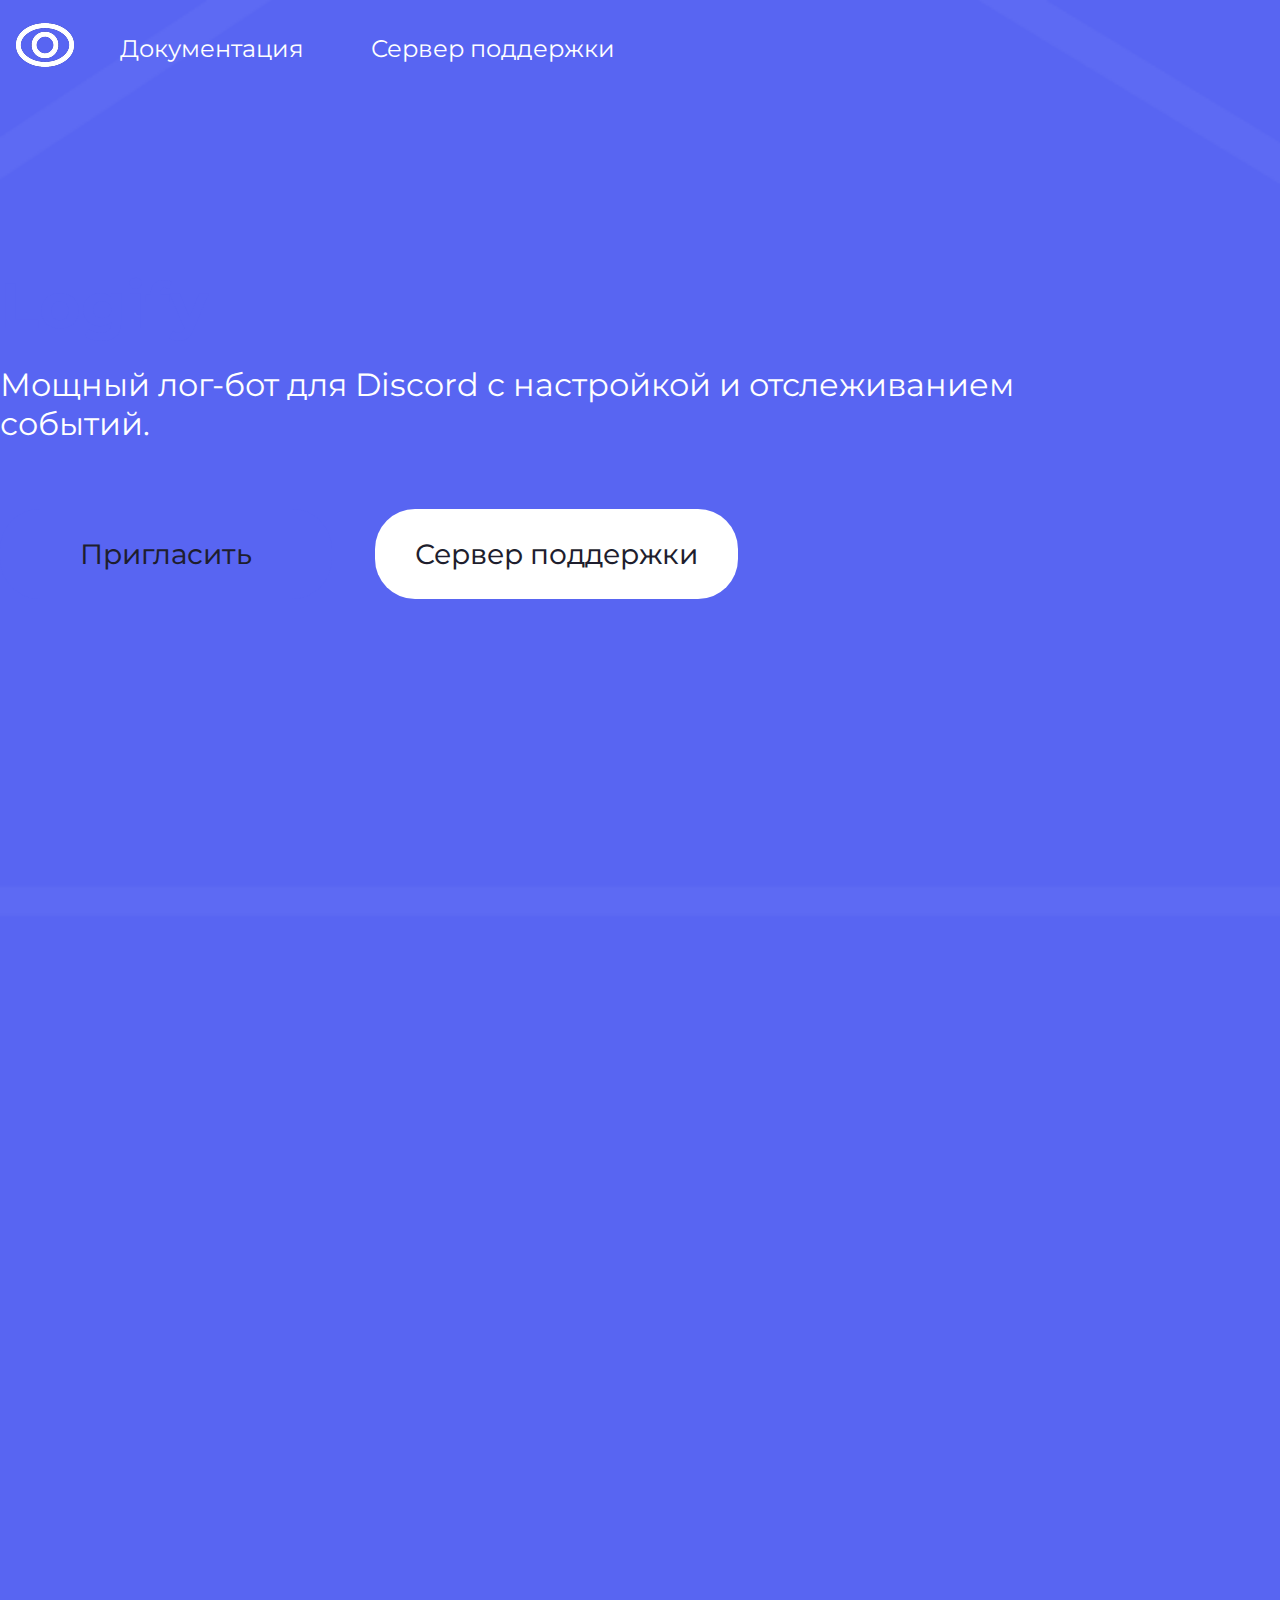
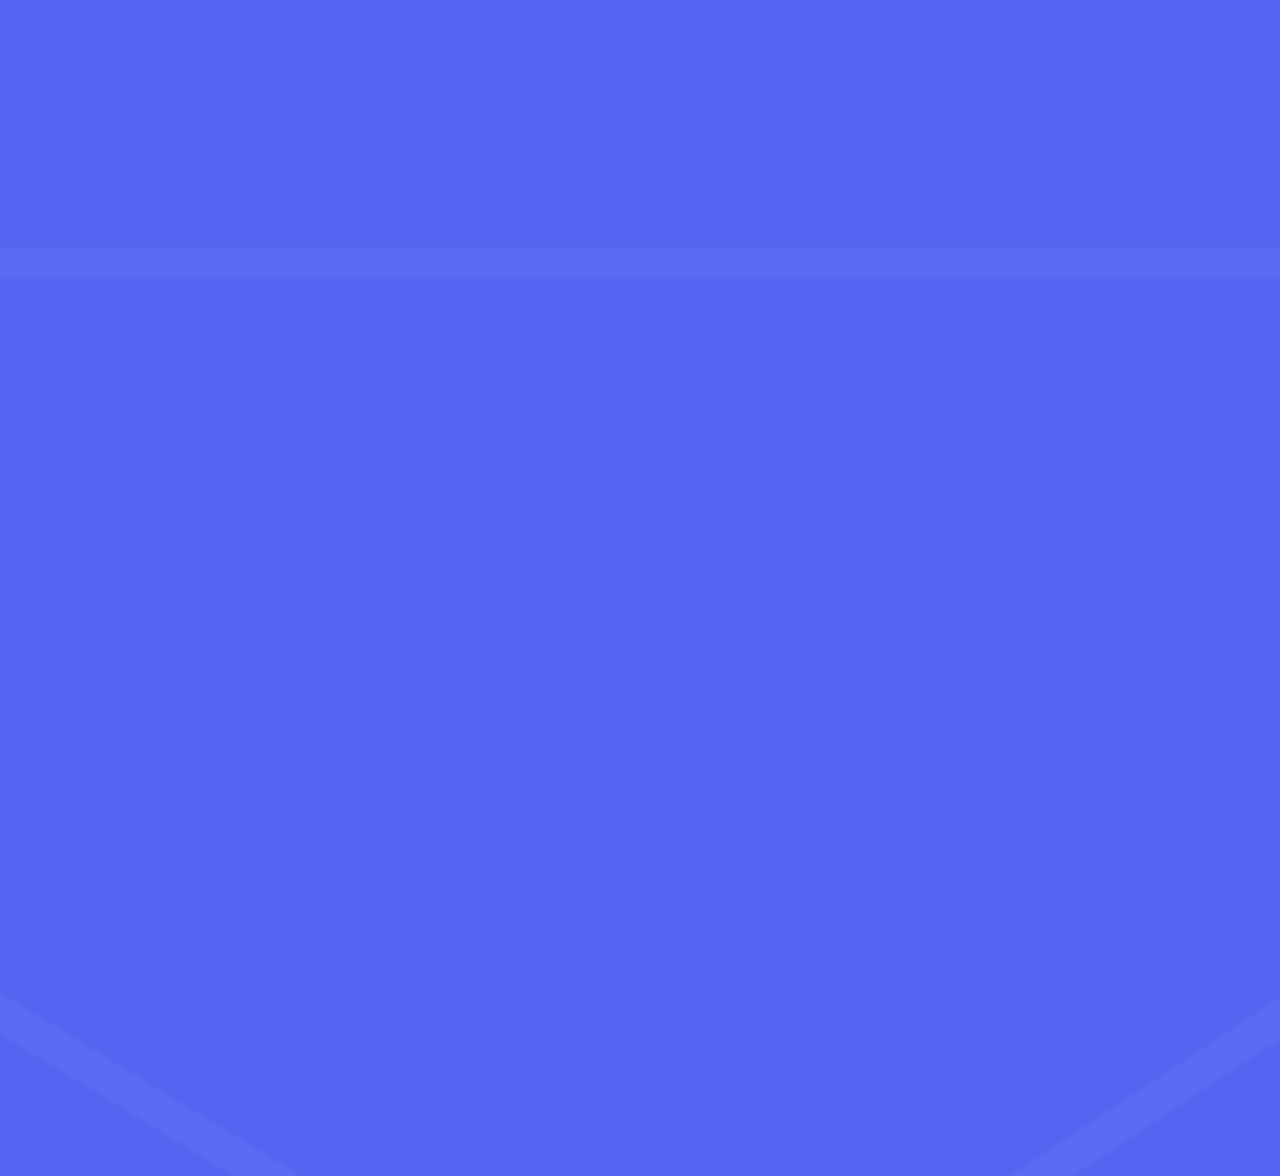
<file: index.html>
<!DOCTYPE html>
<html lang="ru">
<head>
    <meta charset="UTF-8">
    <meta name="viewport" content="width=device-width, initial-scale=1.0">
    <link rel="stylesheet" href="assets/css/style.css">
    <link href="https://fonts.googleapis.com/css2?family=Montserrat:wght@400;500;600&display=swap" rel="stylesheet">
    <link rel="icon" type="image/png" sizes="32x32" href="assets/images/icon-32x32.png">
    <link rel="icon" type="image/png" sizes="16x16" href="assets/images/icon-16x16.png">
    <link rel="icon" href="assets/images/favicon.ico" type="image/x-icon">

    <title>Logify — Мощный лог-бот для Discord | Отслеживай события на сервере</title>

    <meta name="description" content="Logify — многофункциональный лог-бот для Discord. Логируй сообщения, каналы, роли, участников и события сервера. Удобная настройка, статистика активности и безопасность. Добавь Logify и управляй сервером легко!" />
    <meta name="keywords" content="Logify, Discord лог бот, логирование Discord, бот логирования, Discord log bot, Discord logs, Discord сервер, администрирование Discord, Discord bot, лог событий, Discord админ, отслеживание действий Discord" />
    <meta name="author" content="Logify Bot">
    <meta name="robots" content="index, follow">

    <link rel="canonical" href="https://logifybot.xyz">
</head>
<body>

<div class="preloader">
    <img src="assets/images/icon.png" alt="Loading...">
</div>

<div class="page">
    <header class="header">
        <div class="container">
            <div class="header__inner">
                <div class="header__left">
                    <img src="assets/images/logo.png" class="header__logo" alt="Logify">
                </div>

                <div class="burger" id="burger">
                    <span></span>
                    <span></span>
                    <span></span>
                </div>

                <nav class="nav" id="nav">
                    <a class="nav__link" href="https://docs.logifybot.xyz/">Документация</a>
                    <a class="nav__link" href="https://discord.gg/AUxrmymWAE">Сервер поддержки</a>
                    <a class="nav__link2" href="https://boosty.to/azurebot">Поддержите нас</a>
                </nav>
            </div>
        </div>
    </header>

    <div class="intro">
        <div class="container">
            <div class="intro__inner">
                <h1 class="intro__title">Logify</h1>
                <h1 class="intro__suptitle">Мощный лог-бот для Discord с настройкой и отслеживанием событий.</h1>

                <a class="btn" href="https://discord.com/oauth2/authorize?client_id=1426532289600552960" onclick="window.open(this.href, 'popup', 'width=600,height=700'); return false;">Пригласить</a>
                <a class="btn2" href="https://discord.gg/AUxrmymWAE" onclick="window.open(this.href, 'popup', 'width=600,height=700'); return false;">Сервер поддержки</a>
            </div>
        </div>
    </div>

    <section class="feature-item fade-in-section">
        <div class="container">

            <div class="feature-item">
                <div class="feature-text">
                    <h2>Получай информацию о боте</h2>
                    <p>Команда <code>/about</code> покажет общую информацию о боте и статистику по всем серверам.</p>
                    <p class="feature-subtext">Ты сможешь видеть количество участников, количество каналов и другую полезную информацию в одном месте.</p>
                </div>
                <div class="feature-image">
                    <img src="assets/images/about-example.png" alt="Пример использования команды /about">
                </div>
            </div>

            <div class="feature-item reverse">
                <div class="feature-text">
                    <h2>Полная кастомизация логов</h2>
                    <p>Команда <code>/logify </code> поможет настроить, какие события отслеживать и куда их отправлять. Исключай пользователей, роли или каналы, которые не должны создавать логи.</p>
                    <p class="feature-subtext">Ты сам решаешь, какие категории логов активировать: сообщения, каналы, голосовые, роли и участники.</p>
                </div>
                <div class="feature-image">
                    <img src="assets/images/logify-example.png" alt="Пример использования команды /logify">
                </div>
            </div>

            <div class="feature-item">
                <div class="feature-text">
                    <h2>Авто-выдача ролей</h2>
                    <p>Бот автоматически выдаёт выбранную роль новым участникам сервера с помощью команды <code>/autorole</code>.</p>
                    <p class="feature-subtext">Просто настрой роль один раз, и каждый новый участник будет получать её автоматически.</p>
                </div>
                <div class="feature-image">
                    <img src="assets/images/autorole-example.png" alt="Пример использования команды /autorole">
                </div>
            </div>

        </div>
    </section>

    <section class="bot-stats fade-in-section">
        <div class="container">
            <h2 class="intro__title">Статистика бота</h2>
            <div class="bot-stats__inner">
                <div class="bot-stats__card">
                    <h3 class="bot-stats__number" id="servers">0</h3>
                    <p class="bot-stats__label">Серверов</p>
                </div>
                <div class="bot-stats__card">
                    <h3 class="bot-stats__number" id="users">0</h3>
                    <p class="bot-stats__label">Пользователей</p>
                </div>
                <div class="bot-stats__card">
                    <h3 class="bot-stats__number" id="logs">0</h3>
                    <p class="bot-stats__label">Отправлено логов</p>
                </div>
            </div>
        </div>
    </section>

    <footer class="footer fade-in-section">
        <div class="container footer__inner">
            <div class="footer__column">
                <h4 class="footer__title">Информация</h4>
                <p><a class="footer__text" href="https://docs.logifybot.xyz/">Документация</a></p>
                <p><a class="footer__text" href="https://discord.gg/AUxrmymWAE" onclick="window.open(this.href, 'popup', 'width=600,height=700'); return false;">Сервер поддержки</a></p>
                <p><a class="footer__text" href="https://boosty.to/azurebot">Поддержите нас</a></p>
            </div>
            <div class="footer__column">
                <h4 class="footer__title">Документы</h4>
                <p><a class="footer__text" href="policy/">Политика конфиденциальности</a></p>
                <p><a class="footer__text" href="terms/">Условия использования</a></p>
            </div>
            <div class="footer__column">
                <h4 class="footer__title">Мониторинги</h4>
                <p><a class="footer__text" href="https://bots.server-discord.com/1426532289600552960">SDC</a></p>
                <p><a class="footer__text" href="https://top.gg/bot/1426532289600552960">Top.gg</a></p>
                <p><a class="footer__text" href="https://boticord.top/bot/1426532289600552960">Boticord</a></p>
            </div>
        </div>
        <div class="footer__bottom">
            <p class="footer__text">© 2025 Logify. Все права защищены.</p>
        </div>
    </footer>
</div>

<script>
    document.addEventListener("DOMContentLoaded", function() {
        const faders = document.querySelectorAll('.fade-in-section');
        const appearOptions = { threshold: 0.1, rootMargin: "0px 0px -50px 0px" };
        const appearOnScroll = new IntersectionObserver(function(entries) {
            entries.forEach(entry => {
                if (entry.isIntersecting) {
                    entry.target.classList.add('is-visible');

                    if (entry.target.classList.contains('bot-stats')) {
                        animateNumbers();
                    }

                } else {
                    entry.target.classList.remove('is-visible');

                    if (entry.target.classList.contains('bot-stats')) {
                        resetNumbers();
                    }
                }
            });
        }, appearOptions);

        faders.forEach(fader => appearOnScroll.observe(fader));

        const burger = document.getElementById('burger');
        const nav = document.getElementById('nav');
        const navLinks = document.querySelectorAll('#nav a');

        if (burger && nav) {
            burger.addEventListener('click', () => {
                burger.classList.toggle('active');
                nav.classList.toggle('active');
                document.body.classList.toggle('menu-open');
            });

            navLinks.forEach(link => {
                link.addEventListener('click', () => {
                    burger.classList.remove('active');
                    nav.classList.remove('active');
                    document.body.classList.remove('menu-open');
                });
            });
        }
    });

    window.addEventListener("load", function() {
        const preloader = document.querySelector(".preloader");
        if (preloader) preloader.classList.add("hidden");
    });

    const NGROK_API_URL = "https://unfluttering-cherubical-elke.ngrok-free.dev/stats";

    function resetNumbers() {
        document.getElementById('servers').textContent = '0';
        document.getElementById('users').textContent = '0';
        document.getElementById('logs').textContent = '0';
    }

    async function fetchBotStats() {
        try {
            const response = await fetch(NGROK_API_URL);
            const text = await response.text();
            const data = JSON.parse(text);
            return {
                servers: data.servers_count || 0,
                users: data.users_count || 0,
                logs: data.sent_logs_count || 0
            };
        } catch (err) {
            console.error("Не удалось получить статистику бота:", err);
            return { servers: 0, users: 0, logs: 0 };
        }
    }

    async function animateNumbers() {
        const stats = await fetchBotStats();

        Object.keys(stats).forEach(id => {
            const el = document.getElementById(id);
            const end = stats[id];
            let start = 0;
            const duration = 1200;
            const startTime = performance.now();

            function update(currentTime) {
                const elapsed = currentTime - startTime;
                if (elapsed < duration) {
                    const progress = elapsed / duration;
                    const value = Math.floor(start + (end - start) * progress);
                    el.textContent = value;
                    requestAnimationFrame(update);
                } else {
                    el.textContent = end;
                }
            }

            requestAnimationFrame(update);
        });
    }
</script>

</body>
</html>
</file>
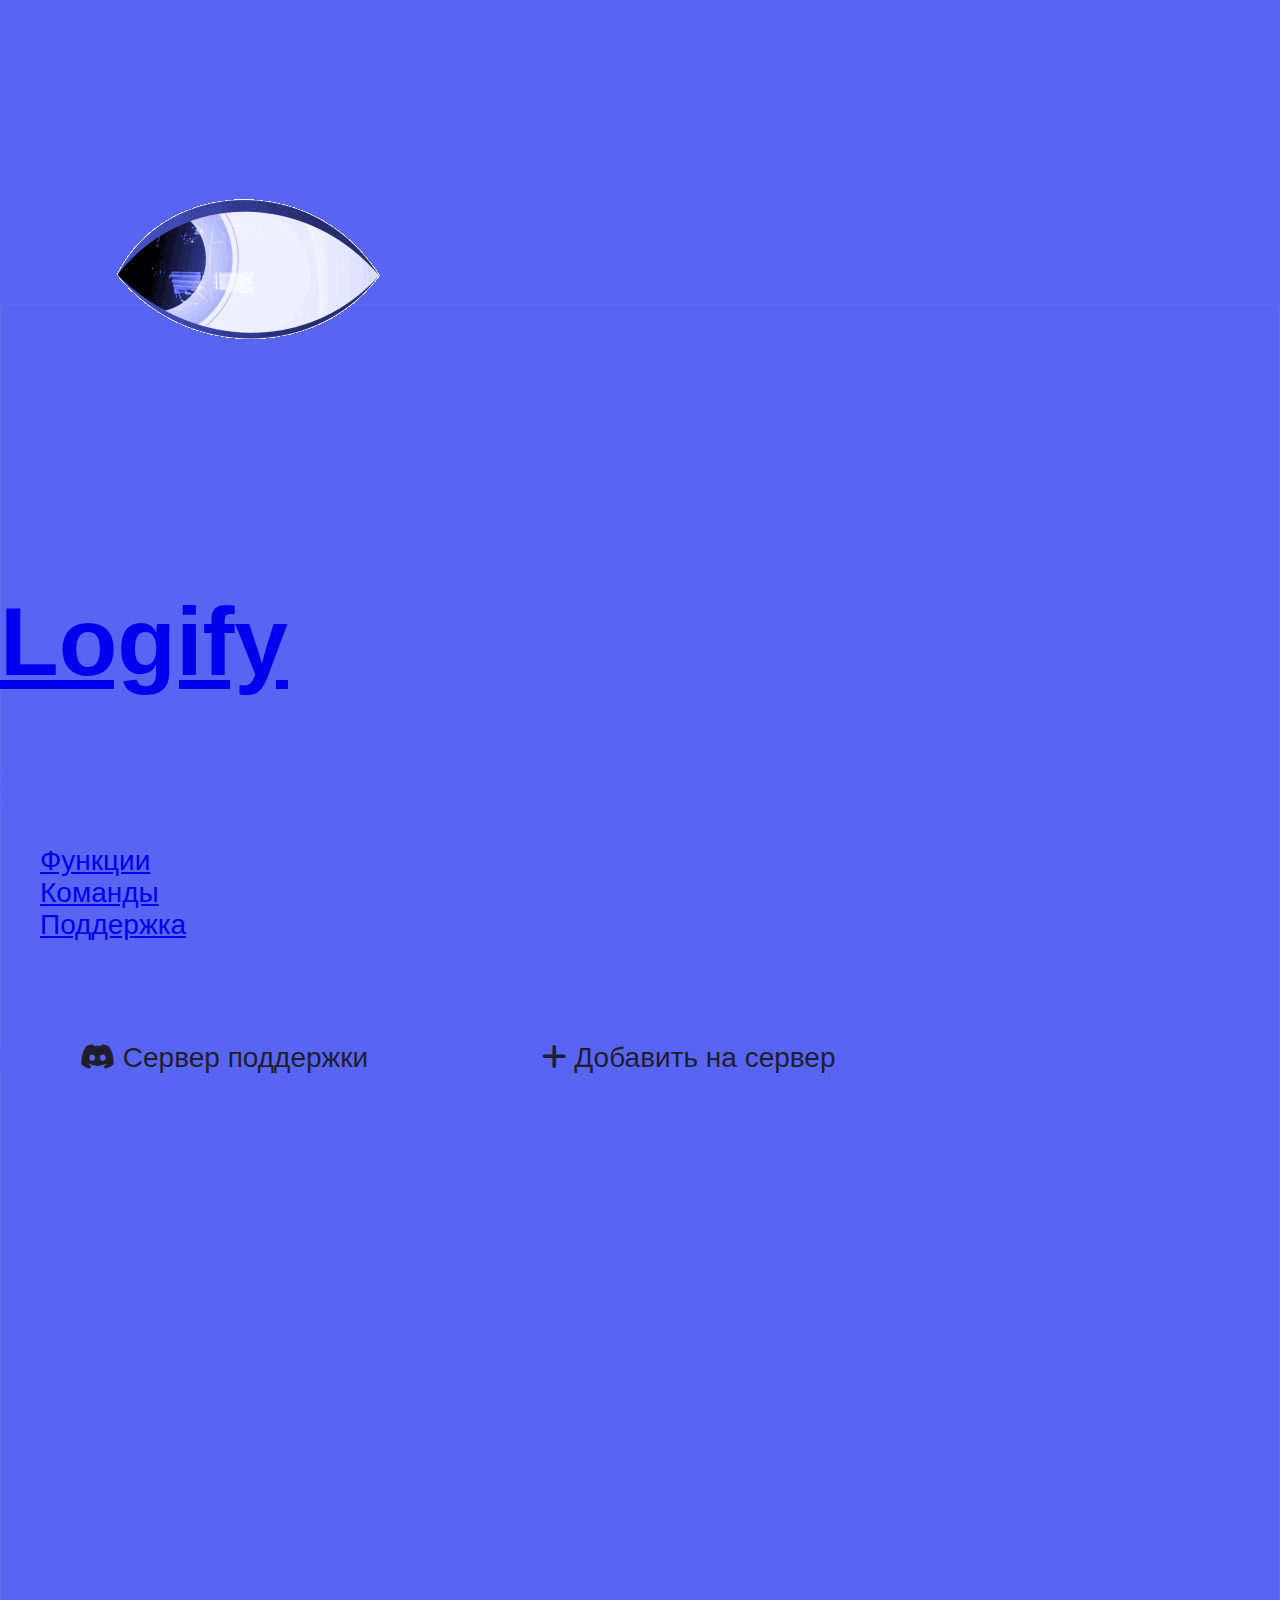
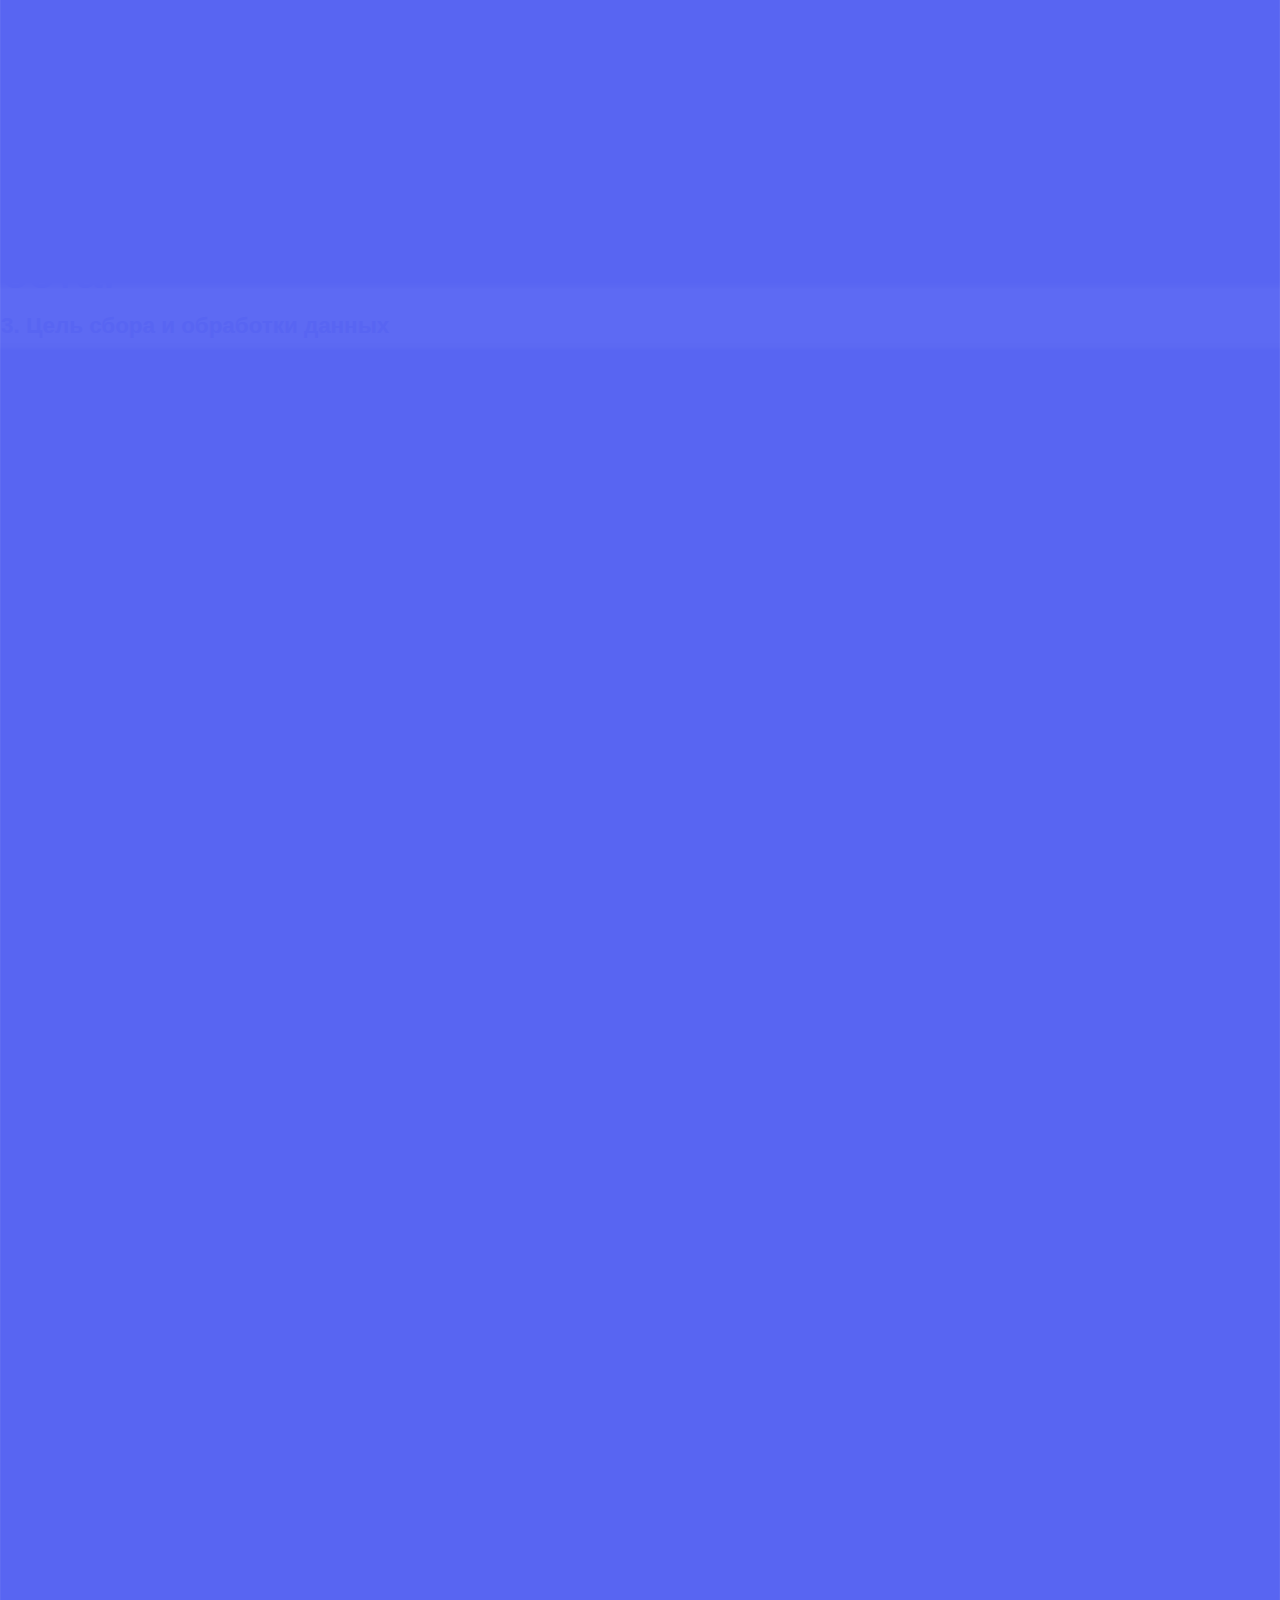
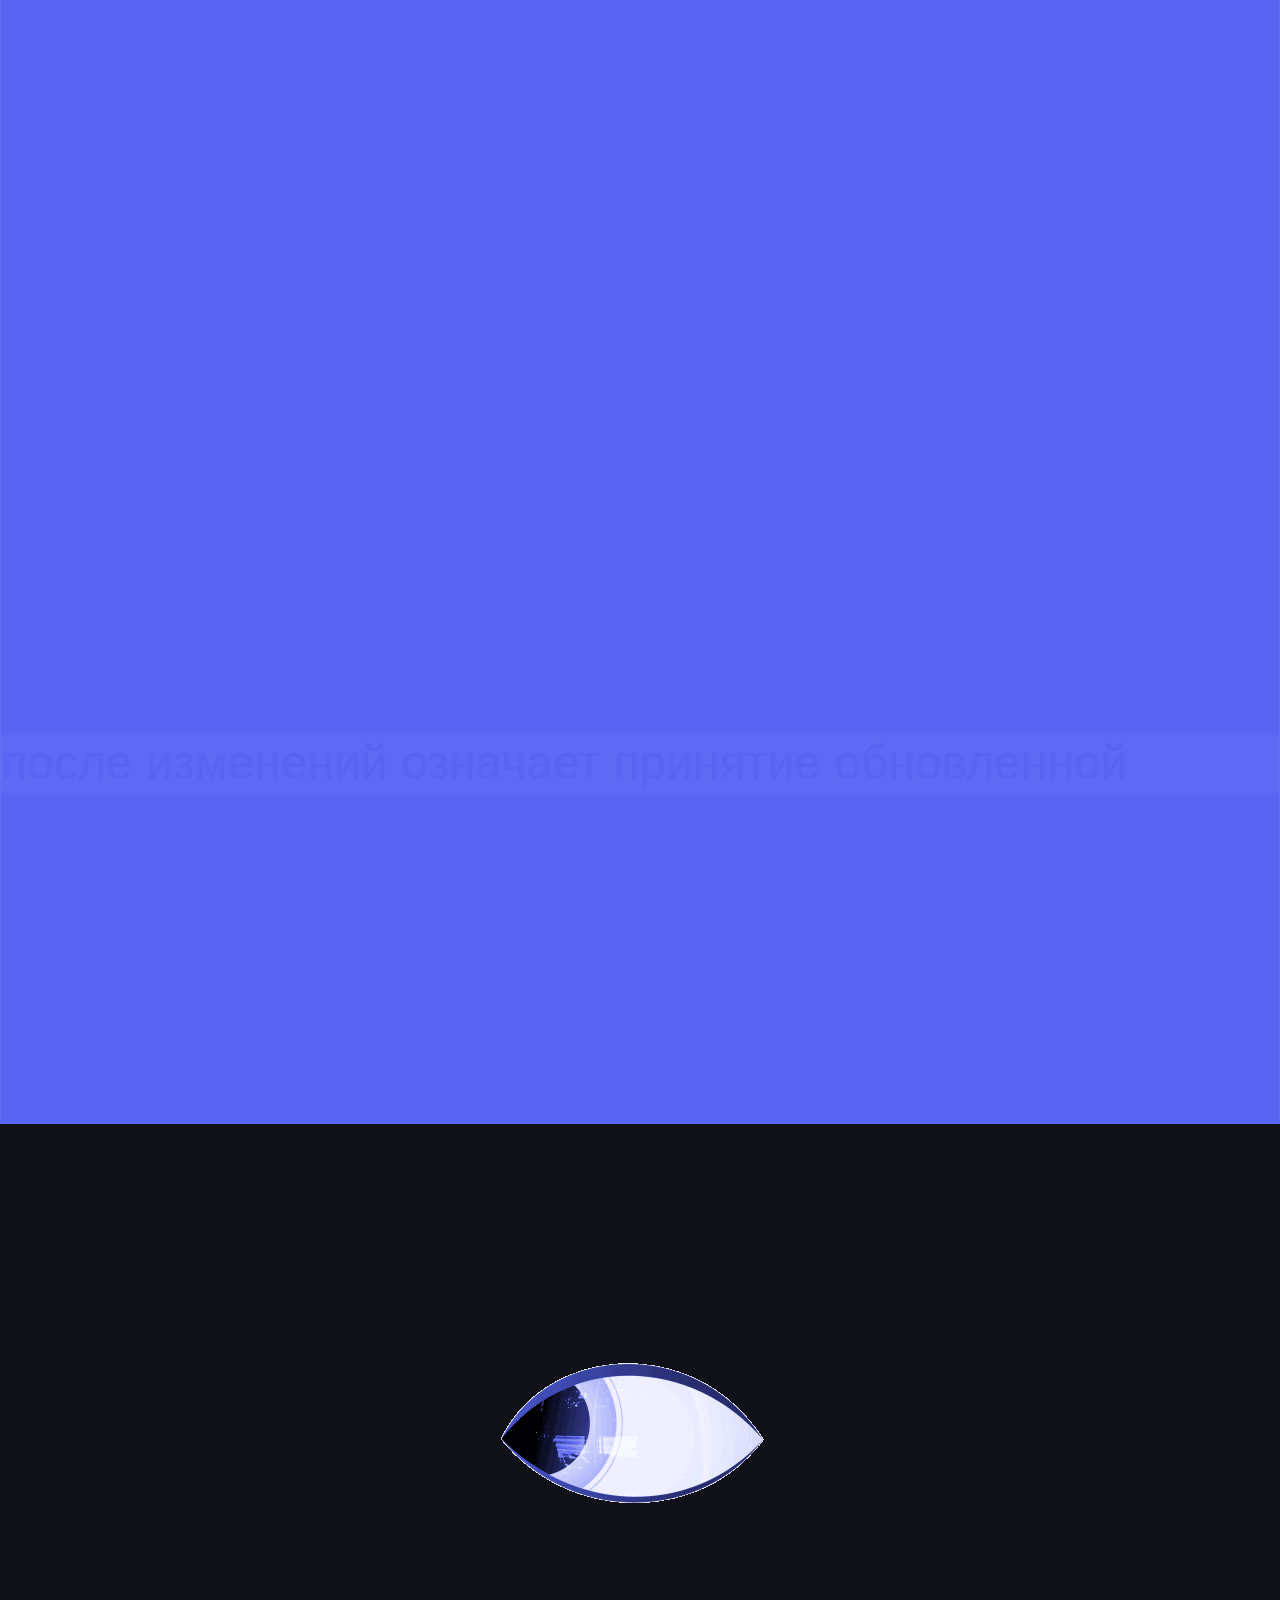
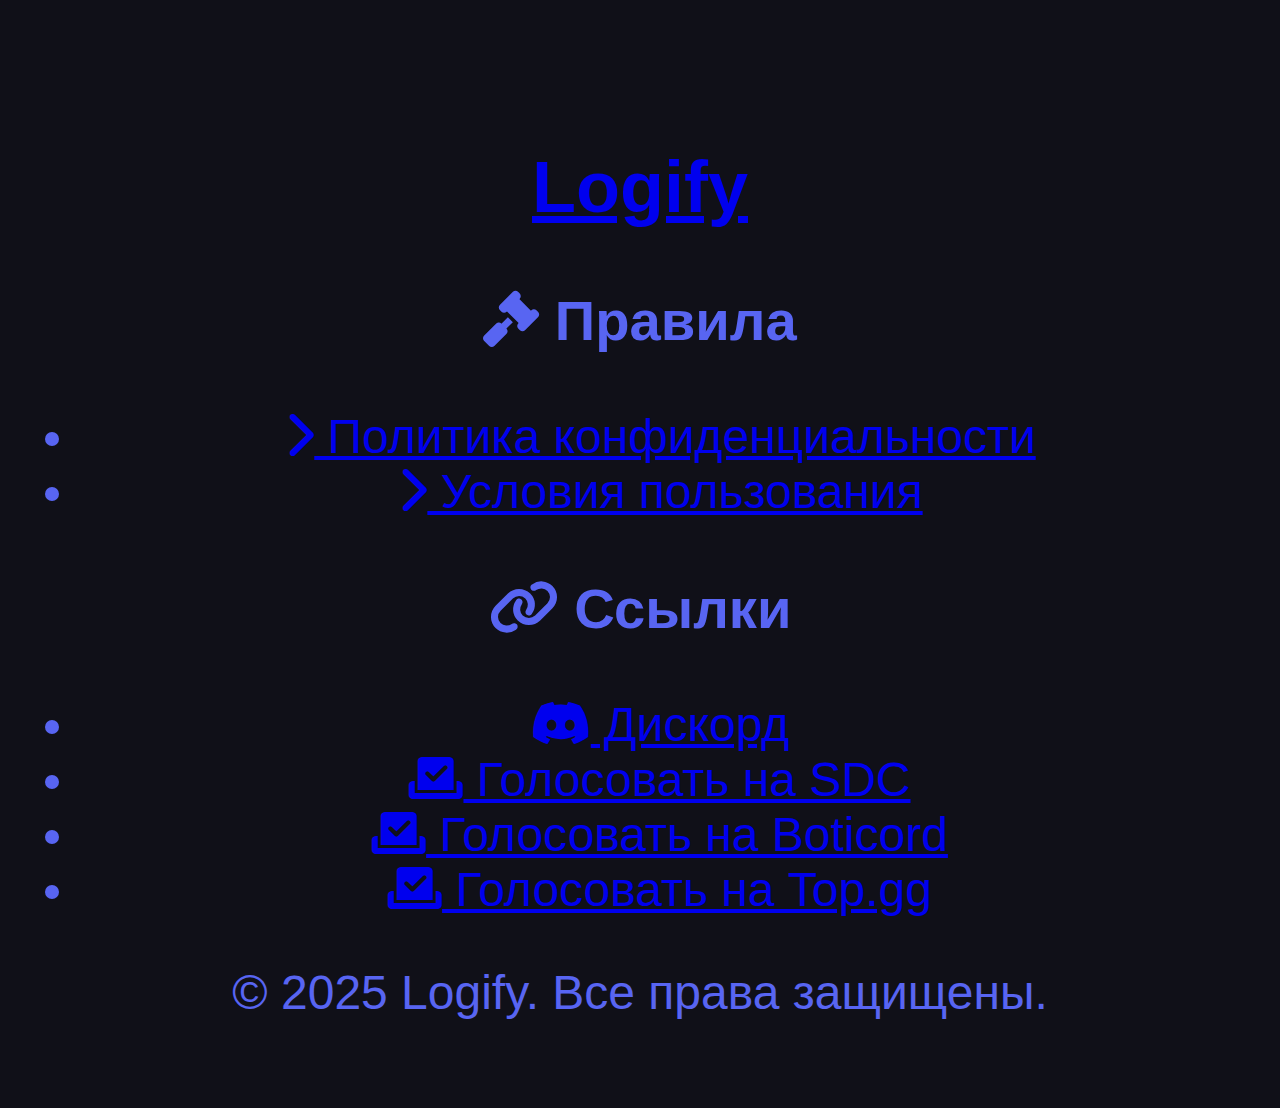
<file: policy/index.html>
<!DOCTYPE html>
<html lang="ru">
<head>
  <meta charset="UTF-8">
  <meta name="viewport" content="width=device-width, initial-scale=1.0">
  <title>Политика конфиденциальности - Logify Bot</title>
    
  <meta name="description" content="Политика конфиденциальности для Logify Bot - Мощный лог-бот для Discord с настройкой и отслеживанием событий.">
  <meta property="og:title" content="Logify Bot - Политика конфиденциальности">
  <meta property="og:description" content="Политика конфиденциальности для Logify Bot.">
  <meta property="og:type" content="website">
  <meta property="og:url" content="https://logify.xyz/policy/">
  <meta property="og:image" content="../assets/images/logo.gif">
    
  <link rel="shortcut icon" href="../assets/images/logo.gif" type="image/x-icon">
    
  <link rel="stylesheet" href="../assets/css/style.css">
  <link rel="stylesheet" href="../assets/css/preloader.css">
  <link rel="stylesheet" href="../assets/css/theme.css">

  <link rel="preconnect" href="https://fonts.googleapis.com">
  <link rel="preconnect" href="https://fonts.gstatic.com" crossorigin>
  <link href="https://fonts.googleapis.com/css2?family=Poppins:wght@300;400;500;600;700&display=swap" rel="stylesheet">

  <link rel="stylesheet" href="https://cdnjs.cloudflare.com/ajax/libs/font-awesome/6.4.0/css/all.min.css">

  <style>
    .legal-content {
      padding: var(--spacing-xxl) 0;
      min-height: 70vh;
    }

    .legal-container {
      background: var(--bg-card);
      border-radius: var(--radius-lg);
      padding: var(--spacing-xl);
      box-shadow: var(--shadow-md);
      border: 1px solid rgba(255, 255, 255, 0.05);
      margin-top: var(--spacing-xl);
    }

    .legal-container h2 {
      color: var(--primary);
      margin-bottom: var(--spacing-lg);
      font-size: 1.8rem;
      border-bottom: 1px solid rgba(88, 101, 242, 0.2);
      padding-bottom: var(--spacing-sm);
    }

    .legal-container h3 {
      color: var(--text-white);
      margin: var(--spacing-lg) 0 var(--spacing-md);
      font-size: 1.4rem;
    }

    .legal-container p, .legal-container ul, .legal-container ol {
      margin-bottom: var(--spacing-md);
      color: var(--text-gray);
      line-height: 1.7;
    }

    .legal-container ul, .legal-container ol {
      padding-left: var(--spacing-lg);
    }

    .legal-container li {
      margin-bottom: var(--spacing-sm);
    }

    .legal-container a {
      color: var(--primary-light);
      text-decoration: underline;
      transition: color var(--transition-normal);
    }

    .legal-container a:hover {
      color: var(--primary);
    }

    .legal-date {
      font-style: italic;
      color: var(--text-dark);
      margin-top: var(--spacing-xl);
      text-align: right;
    }
  </style>
</head>
<body>
  <div class="preloader">
    <div class="loader">
      <div class="loader-circle"></div>
      <div class="loader-circle"></div>
      <img src="../assets/images/logo.gif" alt="Logify Bot Logo" class="loader-logo">
    </div>
  </div>

  <header class="header">
      <div class="container">
          <div class="header-content">
              <a href="/" class="logo">
                  <img src="../assets/images/logo.gif" alt="Logify Bot Logo">
                  <h1>Logify</h1>
              </a>

              <div class="mobile-menu-toggle">
                  <i class="fas fa-bars"></i>
              </div>

              <div class="nav-container">
                  <nav class="nav">
                      <ul class="nav-list">
                          <li><a href="/#features" class="nav-link">Функции</a></li>
                          <li><a href="/#commands" class="nav-link">Команды</a></li>
                          <li><a href="/#support" class="nav-link">Поддержка</a></li>
                      </ul>
                  </nav>
                  <div class="header-buttons">
                      <a href="https://discord.gg/AUxrmymWAE" class="btn btn-secondary" target="_blank">
                          <i class="fab fa-discord"></i> <span>Сервер поддержки</span>
                      </a>
                      <a href="https://discord.com/oauth2/authorize?client_id=1426532289600552960" class="btn btn-primary" target="_blank">
                          <i class="fas fa-plus"></i> <span>Добавить на сервер</span>
                      </a>
                  </div>
              </div>
          </div>
      </div>
  </header>

  <section class="legal-content">
      <div class="container">
          <div class="section-header">
              <h2 class="section-title">Политика конфиденциальности</h2>
              <p class="section-description">Последнее обновление: 16/10/2025</p>
          </div>

          <div class="legal-container">
              <h2>Политика конфиденциальности</h2>

              <h3>1. Введение</h3>
              <p>Настоящая Политика конфиденциальности ("Политика") регулирует сбор, использование, хранение и раскрытие информации, полученной от пользователей ("Пользователей") наших сервисов. Используя наши сервисы, вы подтверждаете, что ознакомились с данной Политикой, понимаете её содержание и соглашаетесь с ней. Если вы заметили неточности, пожалуйста, свяжитесь с нами по адресу <a href="mailto:yoka.use@proton.me">yoka.use@proton.me</a>.</p>

              <h3>2. Сбор информации</h3>
              <p>Мы собираем и обрабатываем только следующую информацию:</p>
              <ul>
                  <li><strong>Информация о гильдии:</strong> ID гильдии и настройки сервера.</li>
              </ul>
              <p>Мы не собираем конфиденциальную личную информацию, такую как ваше настоящее имя, адрес электронной почты или данные платежных карт через бота.</p>

              <h3>3. Цель сбора и обработки данных</h3>
              <ul>
                  <li>Поддержка выполнения команд и функциональности системы</li>
                  <li>Хранение настроек сервера для корректной работы бота</li>
              </ul>

              <h3>4. Раскрытие информации третьим лицам</h3>
              <ul>
                  <li>Мы не продаем, не обмениваем и не сдаем информацию Пользователей третьим лицам.</li>
                  <li>Мы можем раскрывать информацию только в случае требования закона или для соблюдения юридических обязательств.</li>
              </ul>

              <h3>5. Права Пользователей</h3>
              <ul>
                  <li><strong>Право на удаление:</strong> Пользователи могут запросить удаление своих данных, написав на <a href="mailto:yoka.use@proton.me">yoka.use@proton.me</a>. Запрос должен содержать, какие данные удалить и подтверждение владения аккаунтом. Срок обработки — до 14 дней.</li>
                  <li><strong>Право на доступ:</strong> Пользователи могут запросить доступ ко всем данным, которые мы храним о них, написав на <a href="mailto:yoka.use@proton.me">yoka.use@proton.me</a>. Ответ может занять до 7 дней.</li>
              </ul>

              <h3>6. Изменения в Политике</h3>
              <p>Мы оставляем за собой право изменять или обновлять данную Политику в любое время без предварительного уведомления. Продолжение использования сервисов после изменений означает принятие обновленной Политики.</p>

              <h3>7. Контактная информация</h3>
              <p>По вопросам или проблемам, связанным с этой Политикой, свяжитесь с нами: <a href="mailto:yoka.use@proton.me">yoka.use@proton.me</a>.</p>
          </div>
      </div>
  </section>

  <footer class="footer">
      <div class="container">
          <div class="footer-content">
              <a href="/" class="footer-logo">
                  <img src="../assets/images/logo.gif" alt="Logify Logo">
                  <h2>Logify</h2>
              </a>
              <div class="footer-links">
                  <div class="footer-column">
                      <h3><i class="fas fa-gavel"></i> Правила</h3>
                      <ul>
                          <li><a href="/policy"><i class="fas fa-chevron-right"></i> Политика конфиденциальности</a></li>
                          <li><a href="../terms/"><i class="fas fa-chevron-right"></i> Условия пользования</a></li>
                      </ul>
                  </div>
                  <div class="footer-column">
                      <h3><i class="fas fa-link"></i> Ссылки</h3>
                      <ul>
                          <li><a href="https://discord.gg/AUxrmymWAE" target="_blank"><i class="fab fa-discord"></i> Дискорд</a></li>
                          <li><a href="https://bots.server-discord.com/1426532289600552960" target="_blank"><i class="fas fa-vote-yea"></i> Голосовать на SDC</a></li>
                          <li><a href="https://boticord.top/bot/1426532289600552960" target="_blank"><i class="fas fa-vote-yea"></i> Голосовать на Boticord</a></li>
                          <li><a href="https://top.gg/bot/1426532289600552960" target="_blank"><i class="fas fa-vote-yea"></i> Голосовать на Top.gg</a></li>
                      </ul>
                  </div>
              </div>
          </div>
          <div class="footer-bottom">
              <p>&copy; 2025 Logify. Все права защищены.</p>
          </div>
      </div>
  </footer>

  <script src="../assets/js/preloader.js"></script>
  <script src="../assets/js/script.js"></script>
</body>
</html>
</file>
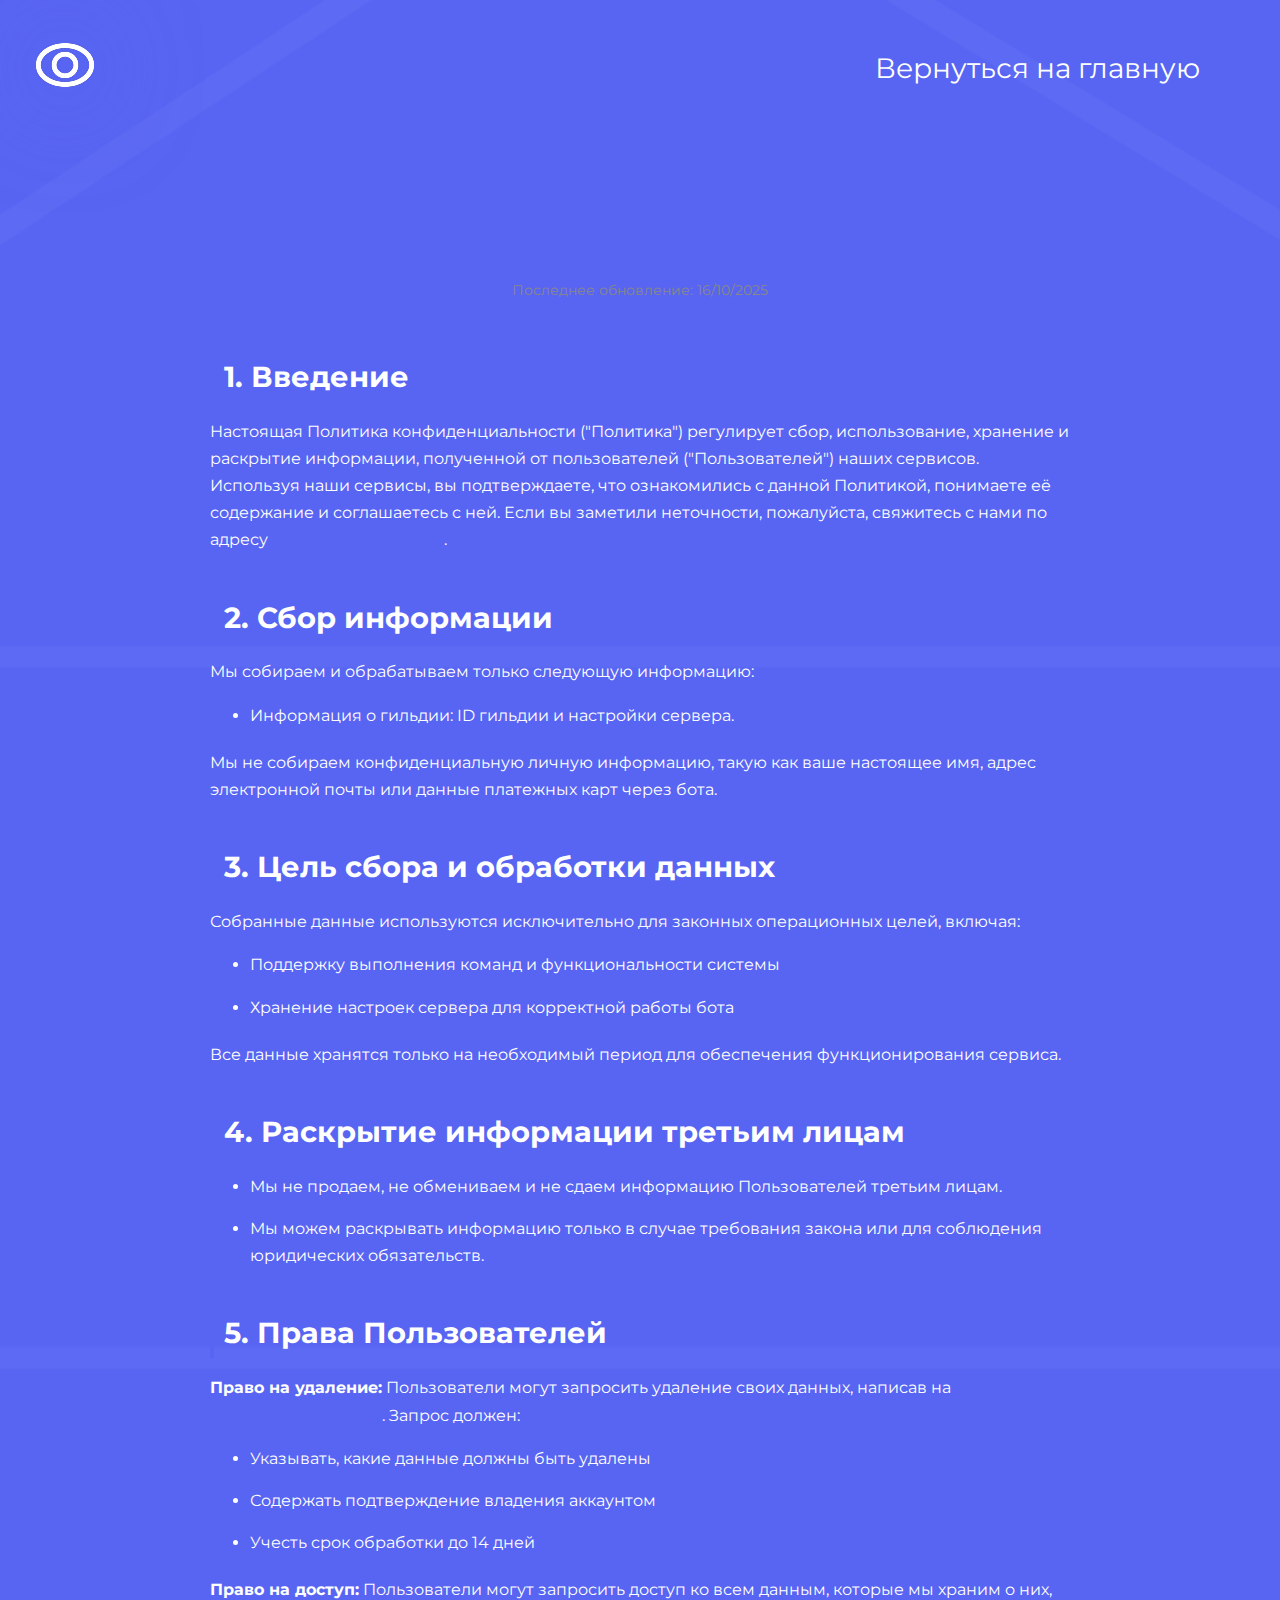
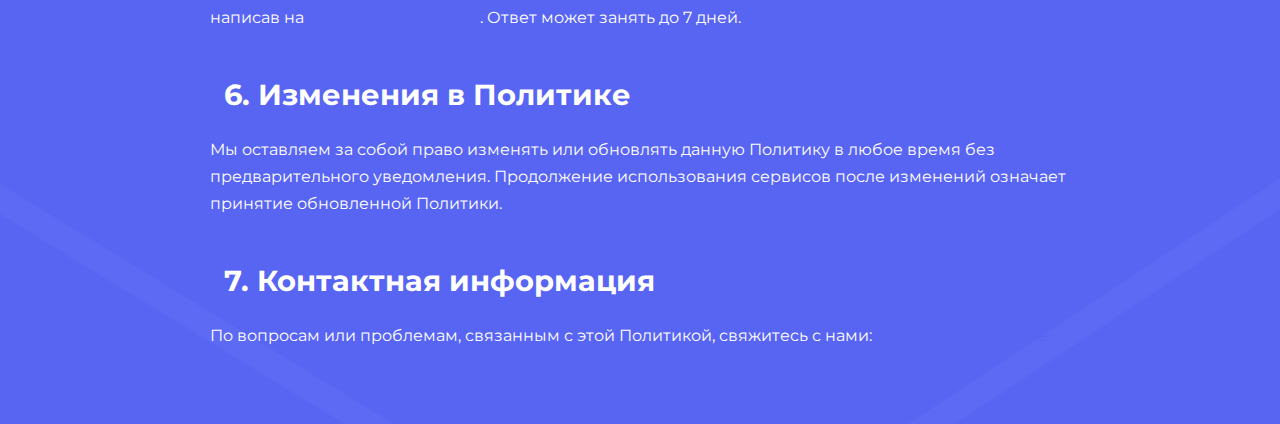
<file: privacy/index.html>
<!DOCTYPE html>
<html lang="ru">
<head>
    <meta charset="UTF-8">
    <meta name="viewport" content="width=device-width, initial-scale=1.0">
    <title>Политика конфиденциальности - Logify</title>
    <link href="https://fonts.googleapis.com/css2?family=Montserrat:wght@400;500;600&display=swap" rel="stylesheet">
    <link rel="icon" type="image/png" sizes="32x32" href="../assets/images/icon-32x32.png">
    <link rel="icon" type="image/png" sizes="16x16" href="../assets/images/icon-16x16.png">
    <style>
        html, body {
            max-width: 100%;
            overflow-x: hidden;
        }

        body {
            background-image: url("../assets/images/background.png");
            background-size: cover;
            background-repeat: no-repeat;
            background-position: center;
            margin: 0;
            font-family: 'Montserrat', sans-serif;
            color: #ffffff;
            line-height: 1.7;
        }
        *, *:before, *:after { box-sizing: border-box; }
        .page { display: flex; flex-direction: column; min-height: 100vh; }

        .header {
            width: 100%;
            position: absolute;
            top: 0;
            left: 0;
            right: 0;
            z-index: 1000;
        }
        .header__left { position: relative; display: inline-block; }
        .header__logo { position: relative; z-index: 2; max-width: 100%; height: auto; }
        .header__left::before {
            content: '';
            position: absolute;
            top: 50%;
            left: 50%;
            transform: translate(-50%, -50%);
            width: 100%;
            height: 100%;
            background-color: rgba(88, 101, 242, 0.25);
            filter: blur(50px);
            border-radius: 50%;
            z-index: 1;
        }
        .header__inner {
            display: flex;
            justify-content: space-between;
            align-items: center;
            max-width: 1600px;
            margin: 0 auto;
            padding: 20px;
        }

        .nav {
            font-size: 28px;
            text-transform: case;
        }
        .nav__link, .nav__link2 {
            display: inline-block;
            vertical-align: top;
            margin: 0 60px;
            position: relative;
            text-decoration: none;
            transition: color .2s linear;
        }
        .nav__link { color: #ffffff; }
        .nav__link2 { color: #5865F2; }
        .nav__link:hover { color: #9C9999; }
        .nav__link2:hover { color: #4853C3; }

        .burger {
            display: none;
            flex-direction: column;
            justify-content: space-between;
            width: 30px;
            height: 20px;
            cursor: pointer;
        }
        .burger span {
            display: block;
            height: 3px;
            background-color: #ffffff;
            border-radius: 3px;
            transition: 0.3s ease;
        }
        .burger.active span:nth-child(1) { transform: translateY(8px) rotate(45deg); }
        .burger.active span:nth-child(2) { opacity: 0; }
        .burger.active span:nth-child(3) { transform: translateY(-8px) rotate(-45deg); }

        .container {
            max-width: 900px;
            margin: 0 auto;
            padding: 150px 20px 60px 20px;
            box-sizing: border-box;
            word-wrap: break-word;
        }

        h1 { font-size: 3rem; color: #5865F2; text-align: center; margin-bottom: 10px; }
        .last-updated { font-size: 0.9rem; color: #888; text-align: center; margin-bottom: 50px; }
        h2 { font-size: 1.8rem; color: #ffffff; margin-top: 40px; margin-bottom: 15px; border-left: 4px solid #5865F2; padding-left: 10px; }
        p, li { font-size: 1rem; margin-bottom: 15px; }
        ul { margin-left: 20px; margin-bottom: 20px; padding-left: 20px; overflow-wrap: break-word; }
        li { word-wrap: break-word; overflow-wrap: break-word; }
        a { color: #5865F2; text-decoration: none; }
        a:hover { text-decoration: none; }

        .fade-in-section { opacity: 0; transform: translateY(30px); visibility: hidden; transition: opacity 0.8s ease-out, transform 0.8s ease-out; }
        .fade-in-section.is-visible { opacity: 1; transform: translateY(0); visibility: visible; }

        @media (max-width: 767px) {
            .burger { display: flex; z-index: 1001; }
            .nav {
                position: fixed;
                top: 0;
                right: -100%;
                width: 70%;
                height: 100%;
                background-color: #141528;
                flex-direction: column;
                align-items: center;
                justify-content: center;
                text-align: center;
                transition: right 0.3s ease;
                z-index: 1000;
            }
            .nav.active { right: 0; }
            .nav__link, .nav__link2 { display: block; width: 100%; margin: 15px 0; font-size: 20px; text-align: center; }
            .header__inner { justify-content: space-between; align-items: center; }
            .header__logo { height: 60px; }

            .container { padding: 120px 15px 60px 15px; }
            h1 { font-size: 2rem; }
            p, li { font-size: 0.95rem; }
            ul { margin-left: 0; padding-left: 15px; }
            li { word-wrap: break-word; overflow-wrap: break-word; }
            img { max-width: 100%; height: auto; }
        }
    </style>
</head>
<body>
<div class="page">
    <header class="header">
        <div class="header__inner">
            <div class="header__left">
                <img src="../assets/images/logo.png" class="header__logo" alt="Logify">
            </div>

            <div class="burger" id="burger">
                <span></span>
                <span></span>
                <span></span>
            </div>

            <nav class="nav" id="nav">
                <a class="nav__link" href="/">Вернуться на главную</a>
            </nav>
        </div>
    </header>

    <div class="container">
        <h1 class="fade-in-section">Политика конфиденциальности</h1>
        <p class="last-updated fade-in-section">Последнее обновление: 16/10/2025</p>

        <div class="fade-in-section">
            <h2>1. Введение</h2>
            <p>Настоящая Политика конфиденциальности ("Политика") регулирует сбор, использование, хранение и раскрытие информации, полученной от пользователей ("Пользователей") наших сервисов. Используя наши сервисы, вы подтверждаете, что ознакомились с данной Политикой, понимаете её содержание и соглашаетесь с ней. Если вы заметили неточности, пожалуйста, свяжитесь с нами по адресу <a href="mailto:yoka.use@proton.me">yoka.use@proton.me</a>.</p>

            <h2>2. Сбор информации</h2>
            <p>Мы собираем и обрабатываем только следующую информацию:</p>
            <ul>
                <li>Информация о гильдии: ID гильдии и настройки сервера.</li>
            </ul>
            <p>Мы не собираем конфиденциальную личную информацию, такую как ваше настоящее имя, адрес электронной почты или данные платежных карт через бота.</p>

            <h2>3. Цель сбора и обработки данных</h2>
            <p>Собранные данные используются исключительно для законных операционных целей, включая:</p>
            <ul>
                <li>Поддержку выполнения команд и функциональности системы</li>
                <li>Хранение настроек сервера для корректной работы бота</li>
            </ul>
            <p>Все данные хранятся только на необходимый период для обеспечения функционирования сервиса.</p>

            <h2>4. Раскрытие информации третьим лицам</h2>
            <ul>
                <li>Мы не продаем, не обмениваем и не сдаем информацию Пользователей третьим лицам.</li>
                <li>Мы можем раскрывать информацию только в случае требования закона или для соблюдения юридических обязательств.</li>
            </ul>

            <h2>5. Права Пользователей</h2>
            <p><strong>Право на удаление:</strong> Пользователи могут запросить удаление своих данных, написав на <a href="mailto:yoka.use@proton.me">yoka.use@proton.me</a>. Запрос должен:</p>
            <ul>
                <li>Указывать, какие данные должны быть удалены</li>
                <li>Содержать подтверждение владения аккаунтом</li>
                <li>Учесть срок обработки до 14 дней</li>
            </ul>
            <p><strong>Право на доступ:</strong> Пользователи могут запросить доступ ко всем данным, которые мы храним о них, написав на <a href="mailto:yoka.use@proton.me">yoka.use@proton.me</a>. Ответ может занять до 7 дней.</p>

            <h2>6. Изменения в Политике</h2>
            <p>Мы оставляем за собой право изменять или обновлять данную Политику в любое время без предварительного уведомления. Продолжение использования сервисов после изменений означает принятие обновленной Политики.</p>

            <h2>7. Контактная информация</h2>
            <p>По вопросам или проблемам, связанным с этой Политикой, свяжитесь с нами: <a href="mailto:yoka.use@proton.me">yoka.use@proton.me</a></p>
        </div>
    </div>
</div>

<script>
    const burger = document.getElementById('burger');
    const nav = document.getElementById('nav');
    burger.addEventListener('click', () => {
        burger.classList.toggle('active');
        nav.classList.toggle('active');
    });

    document.addEventListener("DOMContentLoaded", function() {
        const faders = document.querySelectorAll('.fade-in-section');
        const appearOptions = { threshold: 0.1, rootMargin: "0px 0px -50px 0px" };
        const appearOnScroll = new IntersectionObserver(function(entries) {
            entries.forEach(entry => { if(entry.isIntersecting) entry.target.classList.add('is-visible'); });
        }, appearOptions);
        faders.forEach(fader => appearOnScroll.observe(fader));
    });
</script>
</body>
</html>
</file>
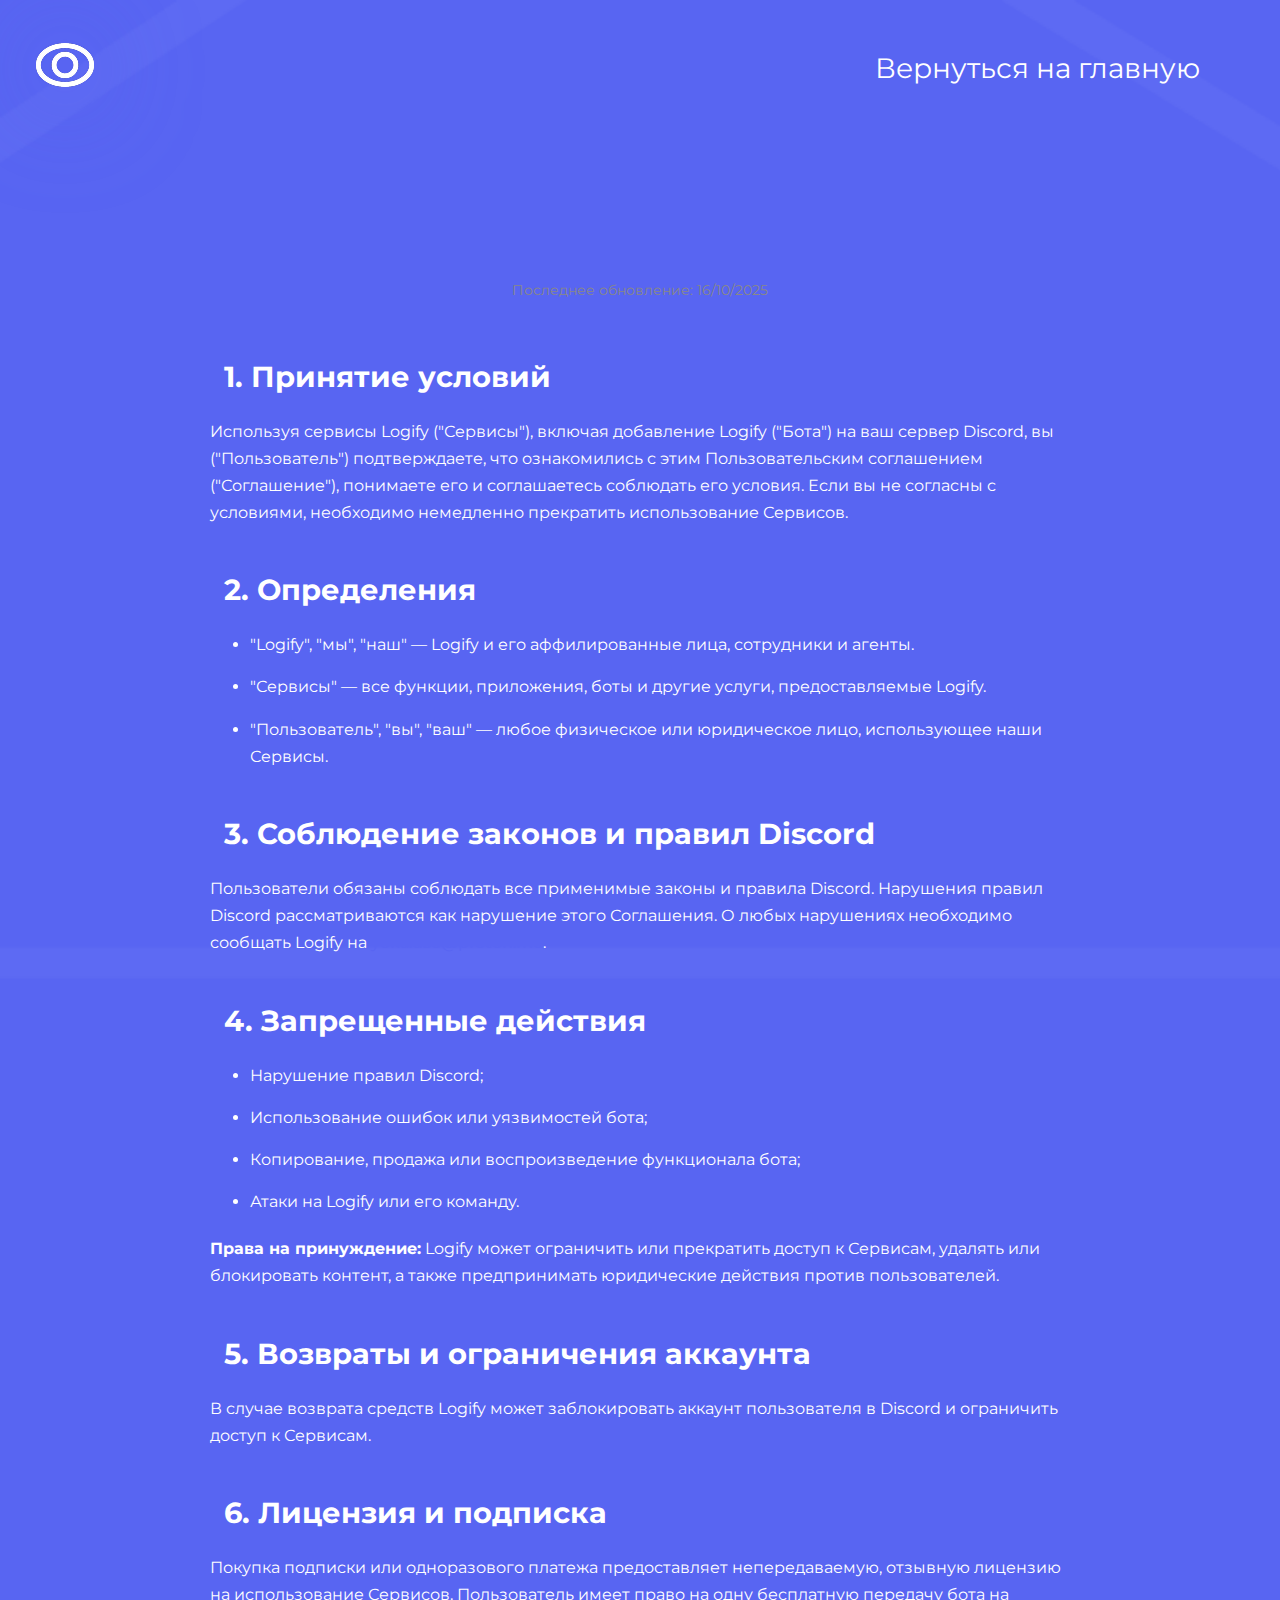
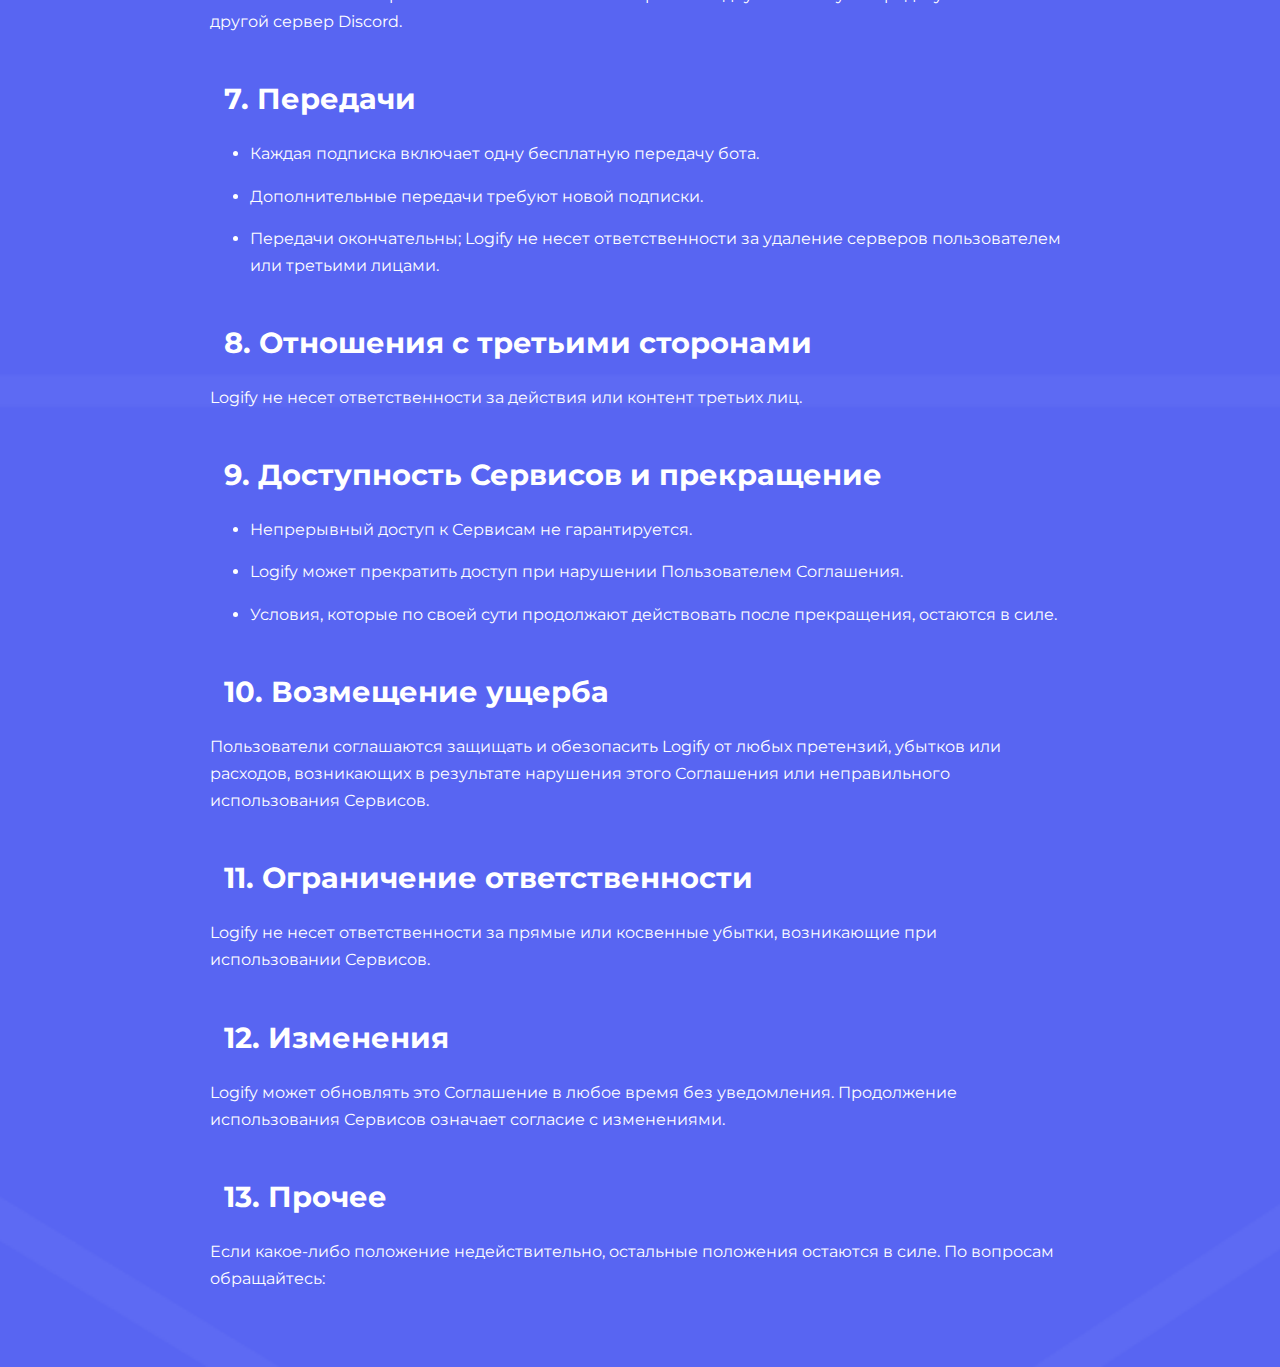
<file: terms/index.html>
<!DOCTYPE html>
<html lang="ru">
<head>
    <meta charset="UTF-8">
    <meta name="viewport" content="width=device-width, initial-scale=1.0">
    <title>Условия использования - Logify</title>
    <link href="https://fonts.googleapis.com/css2?family=Montserrat:wght@400;500;600&display=swap" rel="stylesheet">
    <link rel="icon" type="image/png" sizes="32x32" href="../assets/images/icon-32x32.png">
    <link rel="icon" type="image/png" sizes="16x16" href="../assets/images/icon-16x16.png">
    <link rel="icon" href="../assets/images/favicon.ico" type="image/x-icon">

    <style>
        html, body {
            max-width: 100%;
            overflow-x: hidden;
        }

        body {
            background-image: url("../assets/images/background.png");
            background-size: cover;
            background-repeat: no-repeat;
            background-position: center;
            margin: 0;
            font-family: 'Montserrat', sans-serif;
            color: #ffffff;
            line-height: 1.7;
        }
        *, *:before, *:after { box-sizing: border-box; }
        .page { display: flex; flex-direction: column; min-height: 100vh; }

        .header {
            width: 100%;
            position: absolute;
            top: 0;
            left: 0;
            right: 0;
            z-index: 1000;
        }
        .header__left { position: relative; display: inline-block; }
        .header__logo { position: relative; z-index: 2; max-width: 100%; height: auto; }
        .header__left::before {
            content: '';
            position: absolute;
            top: 50%;
            left: 50%;
            transform: translate(-50%, -50%);
            width: 100%;
            height: 100%;
            background-color: rgba(88, 101, 242, 0.25);
            filter: blur(50px);
            border-radius: 50%;
            z-index: 1;
        }
        .header__inner {
            display: flex;
            justify-content: space-between;
            align-items: center;
            max-width: 1600px;
            margin: 0 auto;
            padding: 20px;
        }

        .nav {
            font-size: 28px;
            text-transform: case;
        }
        .nav__link, .nav__link2 {
            display: inline-block;
            vertical-align: top;
            margin: 0 60px;
            position: relative;
            text-decoration: none;
            transition: color .2s linear;
        }
        .nav__link { color: #ffffff; }
        .nav__link2 { color: #5865F2; }
        .nav__link:hover { color: #9C9999; }
        .nav__link2:hover { color: #4853C3; }

        .burger {
            display: none;
            flex-direction: column;
            justify-content: space-between;
            width: 30px;
            height: 20px;
            cursor: pointer;
        }
        .burger span {
            display: block;
            height: 3px;
            background-color: #ffffff;
            border-radius: 3px;
            transition: 0.3s ease;
        }
        .burger.active span:nth-child(1) { transform: translateY(8px) rotate(45deg); }
        .burger.active span:nth-child(2) { opacity: 0; }
        .burger.active span:nth-child(3) { transform: translateY(-8px) rotate(-45deg); }

        .container {
            max-width: 900px;
            margin: 0 auto;
            padding: 150px 20px 60px 20px;
            box-sizing: border-box;
            word-wrap: break-word;
        }

        h1 { font-size: 3rem; color: #5865F2; text-align: center; margin-bottom: 10px; }
        .last-updated { font-size: 0.9rem; color: #888; text-align: center; margin-bottom: 50px; }
        h2 { font-size: 1.8rem; color: #ffffff; margin-top: 40px; margin-bottom: 15px; border-left: 4px solid #5865F2; padding-left: 10px; }
        p, li { font-size: 1rem; margin-bottom: 15px; }
        ul { margin-left: 20px; margin-bottom: 20px; padding-left: 20px; overflow-wrap: break-word; }
        li { word-wrap: break-word; overflow-wrap: break-word; }
        a { color: #5865F2; text-decoration: none; }
        a:hover { text-decoration: none; }

        .fade-in-section { opacity: 0; transform: translateY(30px); visibility: hidden; transition: opacity 0.8s ease-out, transform 0.8s ease-out; }
        .fade-in-section.is-visible { opacity: 1; transform: translateY(0); visibility: visible; }

        @media (max-width: 767px) {
            .burger { display: flex; z-index: 1001; }
            .nav {
                position: fixed;
                top: 0;
                right: -100%;
                width: 70%;
                height: 100%;
                background-color: #141528;
                flex-direction: column;
                align-items: center;
                justify-content: center;
                text-align: center;
                transition: right 0.3s ease;
                z-index: 1000;
            }
            .nav.active { right: 0; }
            .nav__link, .nav__link2 { display: block; width: 100%; margin: 15px 0; font-size: 20px; text-align: center; }
            .header__inner { justify-content: space-between; align-items: center; }
            .header__logo { height: 60px; }

            .container { padding: 120px 15px 60px 15px; }
            h1 { font-size: 2rem; }
            p, li { font-size: 0.95rem; }
            ul { margin-left: 0; padding-left: 15px; }
            li { word-wrap: break-word; overflow-wrap: break-word; }
            img { max-width: 100%; height: auto; }
        }
    </style>
</head>
<body>
<div class="page">
    <header class="header">
        <div class="header__inner">
            <div class="header__left">
                <img src="../assets/images/logo.png" class="header__logo" alt="Logify">
            </div>

            <div class="burger" id="burger">
                <span></span>
                <span></span>
                <span></span>
            </div>

            <nav class="nav" id="nav">
                <a class="nav__link" href="/">Вернуться на главную</a>
            </nav>
        </div>
    </header>

    <div class="container">
        <h1 class="fade-in-section">Условия использования</h1>
        <p class="last-updated fade-in-section">Последнее обновление: 16/10/2025</p>

        <div class="fade-in-section">
            <h2>1. Принятие условий</h2>
            <p>Используя сервисы Logify ("Сервисы"), включая добавление Logify ("Бота") на ваш сервер Discord, вы ("Пользователь") подтверждаете, что ознакомились с этим Пользовательским соглашением ("Соглашение"), понимаете его и соглашаетесь соблюдать его условия. Если вы не согласны с условиями, необходимо немедленно прекратить использование Сервисов.</p>

            <h2>2. Определения</h2>
            <ul>
                <li>"Logify", "мы", "наш" — Logify и его аффилированные лица, сотрудники и агенты.</li>
                <li>"Сервисы" — все функции, приложения, боты и другие услуги, предоставляемые Logify.</li>
                <li>"Пользователь", "вы", "ваш" — любое физическое или юридическое лицо, использующее наши Сервисы.</li>
            </ul>

            <h2>3. Соблюдение законов и правил Discord</h2>
            <p>Пользователи обязаны соблюдать все применимые законы и правила Discord. Нарушения правил Discord рассматриваются как нарушение этого Соглашения. О любых нарушениях необходимо сообщать Logify на <a href="mailto:yoka.use@proton.me">yoka.use@proton.me</a>.</p>

            <h2>4. Запрещенные действия</h2>
            <ul>
                <li>Нарушение правил Discord;</li>
                <li>Использование ошибок или уязвимостей бота;</li>
                <li>Копирование, продажа или воспроизведение функционала бота;</li>
                <li>Атаки на Logify или его команду.</li>
            </ul>
            <p><strong>Права на принуждение:</strong> Logify может ограничить или прекратить доступ к Сервисам, удалять или блокировать контент, а также предпринимать юридические действия против пользователей.</p>

            <h2>5. Возвраты и ограничения аккаунта</h2>
            <p>В случае возврата средств Logify может заблокировать аккаунт пользователя в Discord и ограничить доступ к Сервисам.</p>

            <h2>6. Лицензия и подписка</h2>
            <p>Покупка подписки или одноразового платежа предоставляет непередаваемую, отзывную лицензию на использование Сервисов. Пользователь имеет право на одну бесплатную передачу бота на другой сервер Discord.</p>

            <h2>7. Передачи</h2>
            <ul>
                <li>Каждая подписка включает одну бесплатную передачу бота.</li>
                <li>Дополнительные передачи требуют новой подписки.</li>
                <li>Передачи окончательны; Logify не несет ответственности за удаление серверов пользователем или третьими лицами.</li>
            </ul>

            <h2>8. Отношения с третьими сторонами</h2>
            <p>Logify не несет ответственности за действия или контент третьих лиц.</p>

            <h2>9. Доступность Сервисов и прекращение</h2>
            <ul>
                <li>Непрерывный доступ к Сервисам не гарантируется.</li>
                <li>Logify может прекратить доступ при нарушении Пользователем Соглашения.</li>
                <li>Условия, которые по своей сути продолжают действовать после прекращения, остаются в силе.</li>
            </ul>

            <h2>10. Возмещение ущерба</h2>
            <p>Пользователи соглашаются защищать и обезопасить Logify от любых претензий, убытков или расходов, возникающих в результате нарушения этого Соглашения или неправильного использования Сервисов.</p>

            <h2>11. Ограничение ответственности</h2>
            <p>Logify не несет ответственности за прямые или косвенные убытки, возникающие при использовании Сервисов.</p>

            <h2>12. Изменения</h2>
            <p>Logify может обновлять это Соглашение в любое время без уведомления. Продолжение использования Сервисов означает согласие с изменениями.</p>

            <h2>13. Прочее</h2>
            <p>Если какое-либо положение недействительно, остальные положения остаются в силе. По вопросам обращайтесь: <a href="mailto:yoka.use@proton.me">yoka.use@proton.me</a></p>
        </div>
    </div>
</div>

<script>
    const burger = document.getElementById('burger');
    const nav = document.getElementById('nav');
    burger.addEventListener('click', () => {
        burger.classList.toggle('active');
        nav.classList.toggle('active');
    });

    document.addEventListener("DOMContentLoaded", function() {
        const faders = document.querySelectorAll('.fade-in-section');
        const appearOptions = { threshold: 0.1, rootMargin: "0px 0px -50px 0px" };
        const appearOnScroll = new IntersectionObserver(function(entries) {
            entries.forEach(entry => { if(entry.isIntersecting) entry.target.classList.add('is-visible'); });
        }, appearOptions);
        faders.forEach(fader => appearOnScroll.observe(fader));
    });
</script>
</body>
</html>
</file>
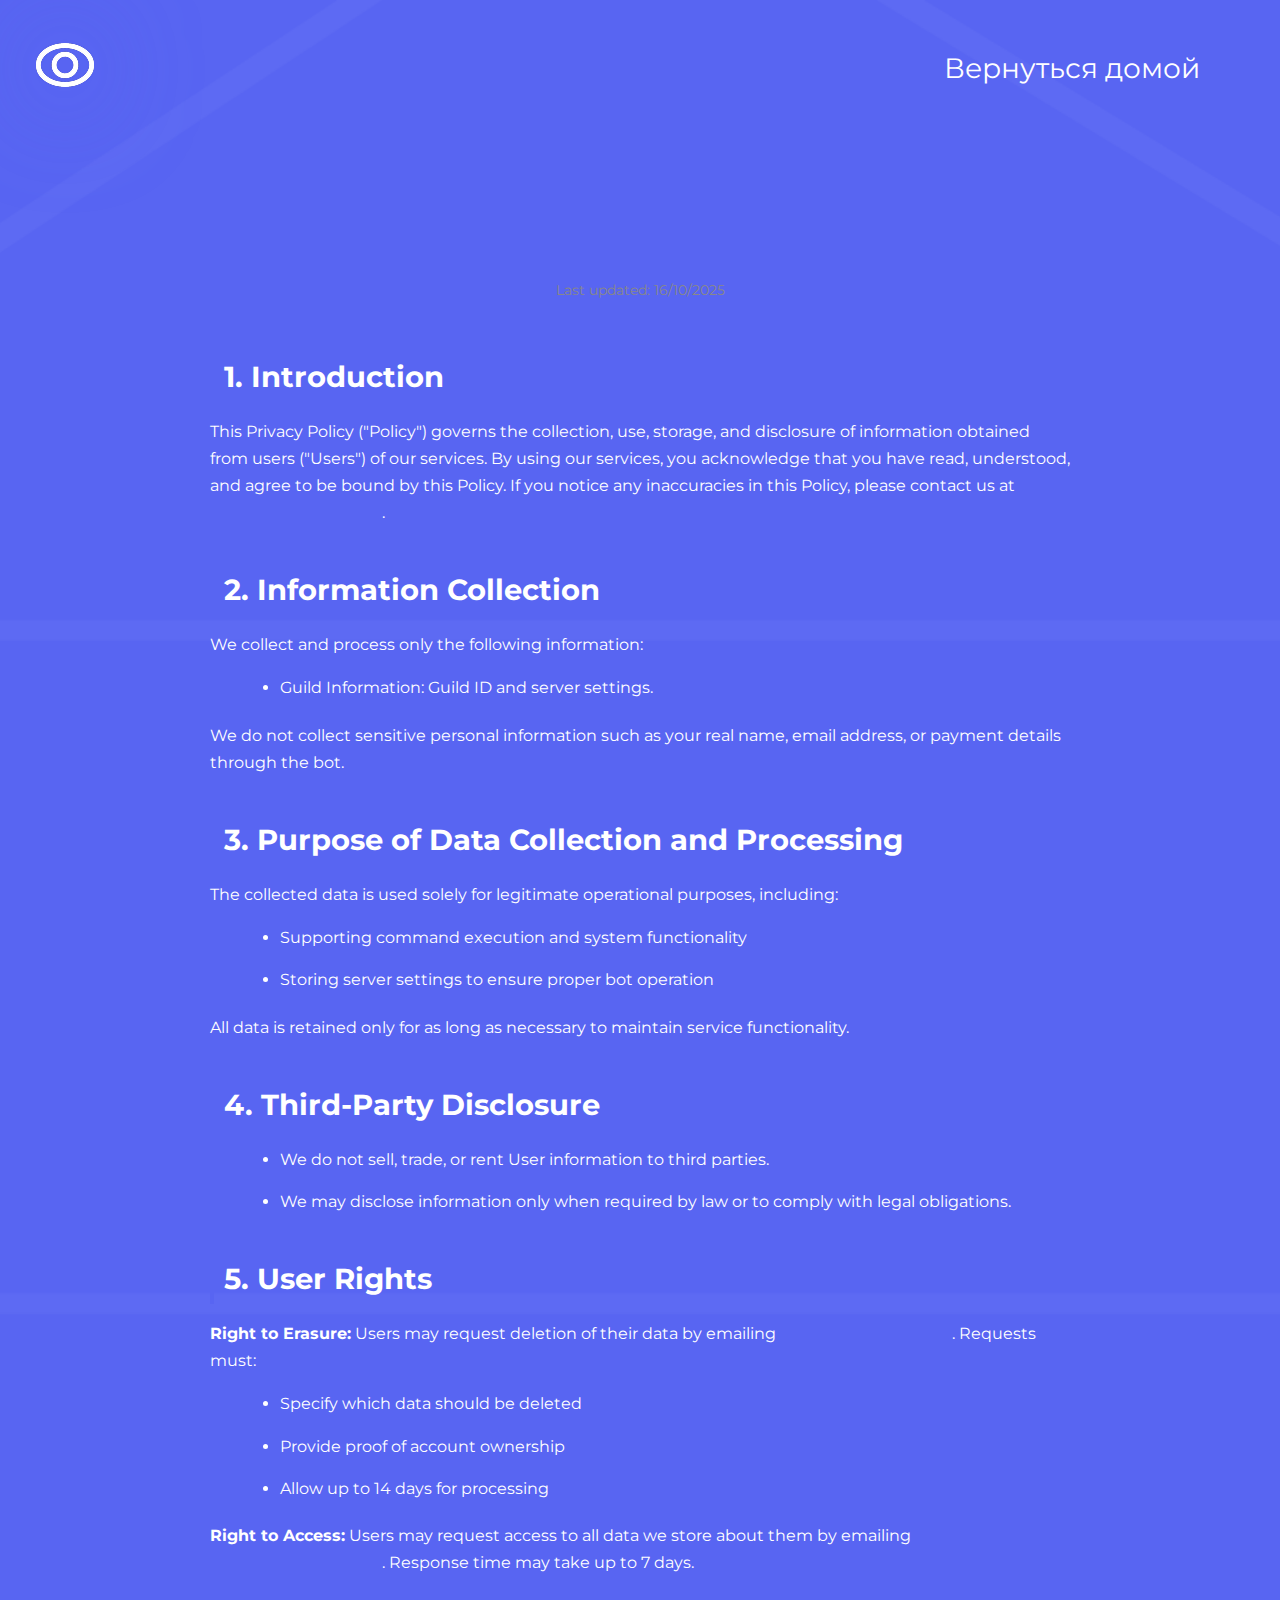
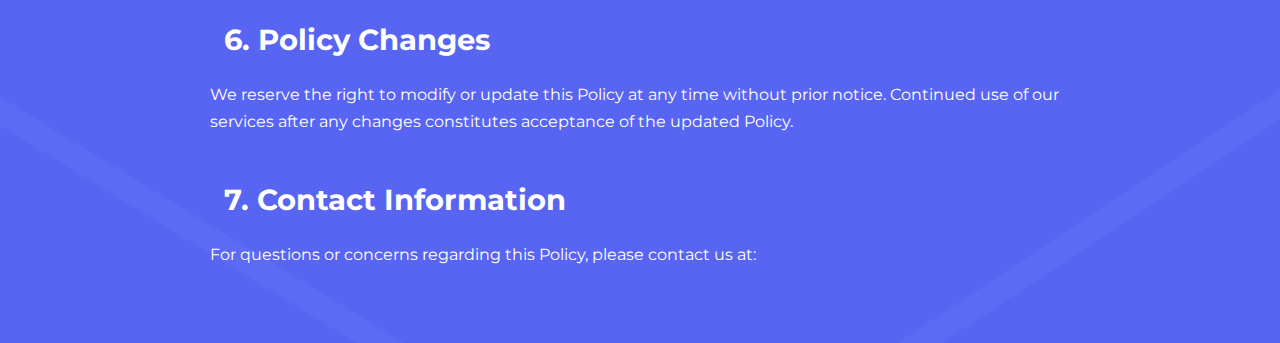
<file: privacy-policy.html>
<!DOCTYPE html>
<html lang="en">
<head>
    <meta charset="UTF-8">
    <meta name="viewport" content="width=device-width, initial-scale=1.0">
    <title>Privacy Policy - Logify</title>
    <link href="https://fonts.googleapis.com/css2?family=Montserrat:wght@400;500;600&display=swap" rel="stylesheet">
    <link rel="icon" type="image/png" sizes="32x32" href="assets/images/icon-32x32.png">
    <link rel="icon" type="image/png" sizes="16x16" href="assets/images/icon-16x16.png">
    <style>
        body {
            background-image: url("assets/images/background.png");
            background-size: cover;
            background-repeat: no-repeat;
            background-position: center;
            margin: 0;
            font-family: 'Montserrat', sans-serif;
            color: #ffffff;
            line-height: 1.7;
        }
        *, *:before, *:after { box-sizing: border-box; }
        .page { display: flex; flex-direction: column; min-height: 100vh; }

        .header {
            width: 100%;
            position: absolute;
            top: 0;
            left: 0;
            right: 0;
            z-index: 1000;
        }
        .header__left { position: relative; display: inline-block; }
        .header__logo { position: relative; z-index: 2; }
        .header__left::before {
            content: '';
            position: absolute;
            top: 50%;
            left: 50%;
            transform: translate(-50%, -50%);
            width: 100%;
            height: 100%;
            background-color: rgba(88, 101, 242, 0.25);
            filter: blur(50px);
            border-radius: 50%;
            z-index: 1;
        }
        .header__inner {
            display: flex;
            justify-content: space-between;
            align-items: center;
            max-width: 1600px;
            margin: 0 auto;
            padding: 20px;
        }

        .nav {
            font-size: 28px;
            text-transform: case;
        }
        .nav__link {
            display: inline_block;
            vertical-align: top;
            margin: 0 60px;
            position: relative;
            color: #ffffff;
            text-decoration: none;
            transition: color .2s linear;
        }
        .nav__link2 {
            display: inline_block;
            vertical-align: top;
            margin: 0 60px;
            position: relative;
            color: #5865F2;
            text-decoration: none;
            transition: color .2s linear;
        }
        .nav__link:hover { color: #9C9999; text-decoration: none; }
        .nav__link2:hover { color: #4853C3; text-decoration: none; }

        .burger {
            display: none;
            flex-direction: column;
            justify-content: space-between;
            width: 30px;
            height: 20px;
            cursor: pointer;
        }
        .burger span {
            display: block;
            height: 3px;
            background-color: #ffffff;
            border-radius: 3px;
            transition: 0.3s ease;
        }
        .burger.active span:nth-child(1) { transform: translateY(8px) rotate(45deg); }
        .burger.active span:nth-child(2) { opacity: 0; }
        .burger.active span:nth-child(3) { transform: translateY(-8px) rotate(-45deg); }

        @media (max-width: 767px) {
            .burger { display: flex; flex-direction: column; justify-content: space-between; width: 30px; height: 20px; cursor: pointer; z-index: 1001; }
            .nav { position: fixed; top: 0; right: -100%; width: 70%; height: 100%; background-color: #141528; flex-direction: column; align-items: center; justify-content: center; text-align: center; transition: right 0.3s ease; z-index: 1000; }
            .nav.active { right: 0; }
            .nav__link, .nav__link2 { display: block; width: 100%; margin: 15px 0; font-size: 20px; text-align: center; color: #ffffff; }
            .nav__link2 { color: #5865F2; }
            .header__inner { justify-content: space-between; align-items: center; }
            .header__logo { height: 60px; }
        }

        .container { max-width: 900px; margin: 0 auto; padding: 150px 20px 60px 20px; }
        h1 { font-size: 3rem; color: #5865F2; text-align: center; margin-bottom: 10px; }
        .last-updated { font-size: 0.9rem; color: #888; text-align: center; margin-bottom: 50px; }
        h2 { font-size: 1.8rem; color: #ffffff; margin-top: 40px; margin-bottom: 15px; border-left: 4px solid #5865F2; padding-left: 10px; }
        p, li { font-size: 1rem; margin-bottom: 15px; }
        ul { margin-left: 30px; margin-bottom: 20px; }
        a { color: #5865F2; text-decoration: none; }
        a:hover { text-decoration: none; }

        .fade-in-section { opacity: 0; transform: translateY(30px); visibility: hidden; transition: opacity 0.8s ease-out, transform 0.8s ease-out; }
        .fade-in-section.is-visible { opacity: 1; transform: translateY(0); visibility: visible; }
    </style>
</head>
<body>
<div class="page">
    <header class="header">
        <div class="header__inner">
            <div class="header__left">
                <img src="assets/images/logo.png" class="header__logo" alt="Logify">
            </div>

            <div class="burger" id="burger">
                <span></span>
                <span></span>
                <span></span>
            </div>

            <nav class="nav" id="nav">
                <a class="nav__link" href="/">Вернуться домой</a>
            </nav>
        </div>
    </header>

    <div class="container">
        <h1 class="fade-in-section">Privacy Policy</h1>
        <p class="last-updated fade-in-section">Last updated: 16/10/2025</p>

        <div class="fade-in-section">
            <h2>1. Introduction</h2>
            <p>This Privacy Policy ("Policy") governs the collection, use, storage, and disclosure of information obtained from users ("Users") of our services. By using our services, you acknowledge that you have read, understood, and agree to be bound by this Policy. If you notice any inaccuracies in this Policy, please contact us at <a href="mailto:yoka.use@proton.me">yoka.use@proton.me</a>.</p>

            <h2>2. Information Collection</h2>
            <p>We collect and process only the following information:</p>
            <ul>
                <li>Guild Information: Guild ID and server settings.</li>
            </ul>
            <p>We do not collect sensitive personal information such as your real name, email address, or payment details through the bot.</p>

            <h2>3. Purpose of Data Collection and Processing</h2>
            <p>The collected data is used solely for legitimate operational purposes, including:</p>
            <ul>
                <li>Supporting command execution and system functionality</li>
                <li>Storing server settings to ensure proper bot operation</li>
            </ul>
            <p>All data is retained only for as long as necessary to maintain service functionality.</p>

            <h2>4. Third-Party Disclosure</h2>
            <ul>
                <li>We do not sell, trade, or rent User information to third parties.</li>
                <li>We may disclose information only when required by law or to comply with legal obligations.</li>
            </ul>

            <h2>5. User Rights</h2>
            <p><strong>Right to Erasure:</strong> Users may request deletion of their data by emailing <a href="mailto:yoka.use@proton.me">yoka.use@proton.me</a>. Requests must:</p>
            <ul>
                <li>Specify which data should be deleted</li>
                <li>Provide proof of account ownership</li>
                <li>Allow up to 14 days for processing</li>
            </ul>
            <p><strong>Right to Access:</strong> Users may request access to all data we store about them by emailing <a href="mailto:yoka.use@proton.me">yoka.use@proton.me</a>. Response time may take up to 7 days.</p>

            <h2>6. Policy Changes</h2>
            <p>We reserve the right to modify or update this Policy at any time without prior notice. Continued use of our services after any changes constitutes acceptance of the updated Policy.</p>

            <h2>7. Contact Information</h2>
            <p>For questions or concerns regarding this Policy, please contact us at: <a href="mailto:yoka.use@proton.me">yoka.use@proton.me</a></p>
        </div>
    </div>
</div>

<script>
    const burger = document.getElementById('burger');
    const nav = document.getElementById('nav');
    burger.addEventListener('click', () => {
        burger.classList.toggle('active');
        nav.classList.toggle('active');
    });

    document.addEventListener("DOMContentLoaded", function() {
        const faders = document.querySelectorAll('.fade-in-section');
        const appearOptions = { threshold: 0.1, rootMargin: "0px 0px -50px 0px" };
        const appearOnScroll = new IntersectionObserver(function(entries) {
            entries.forEach(entry => { if(entry.isIntersecting) entry.target.classList.add('is-visible'); });
        }, appearOptions);
        faders.forEach(fader => appearOnScroll.observe(fader));
    });
</script>
</body>
</html>
</file>
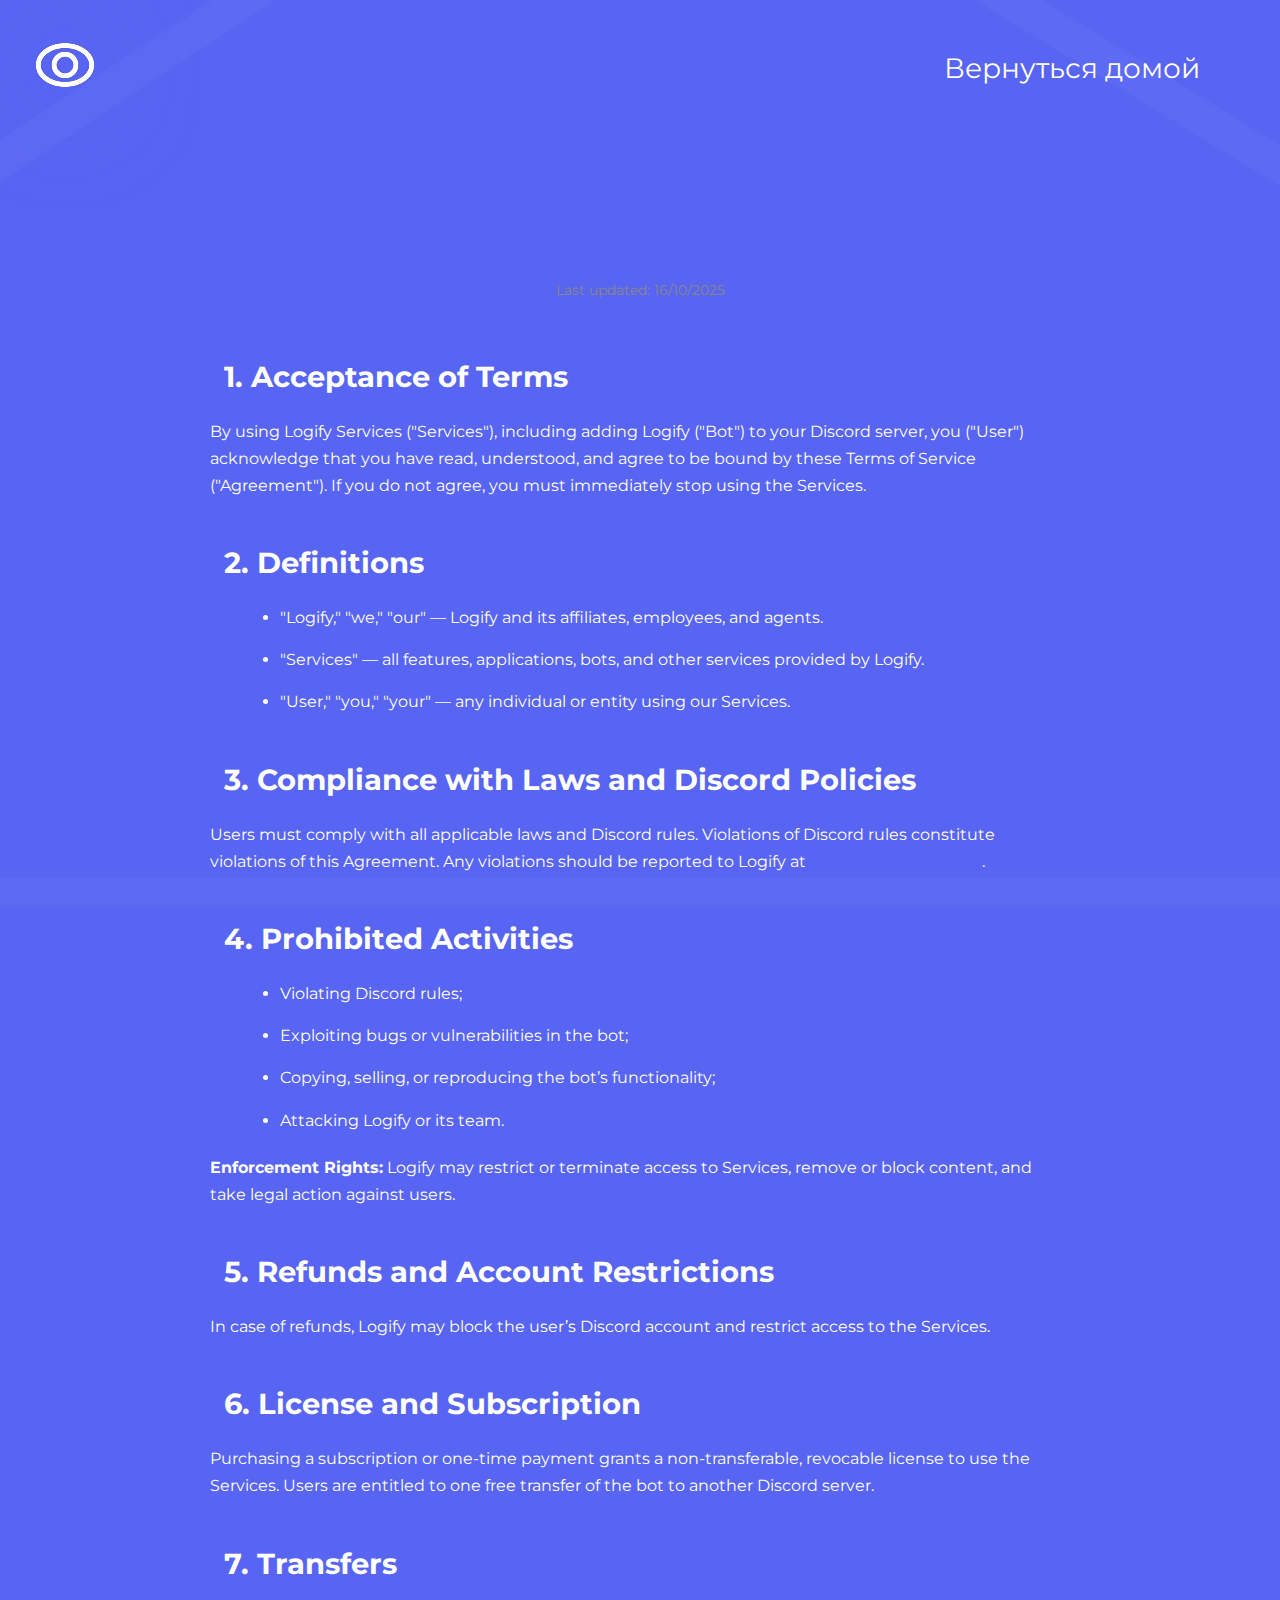
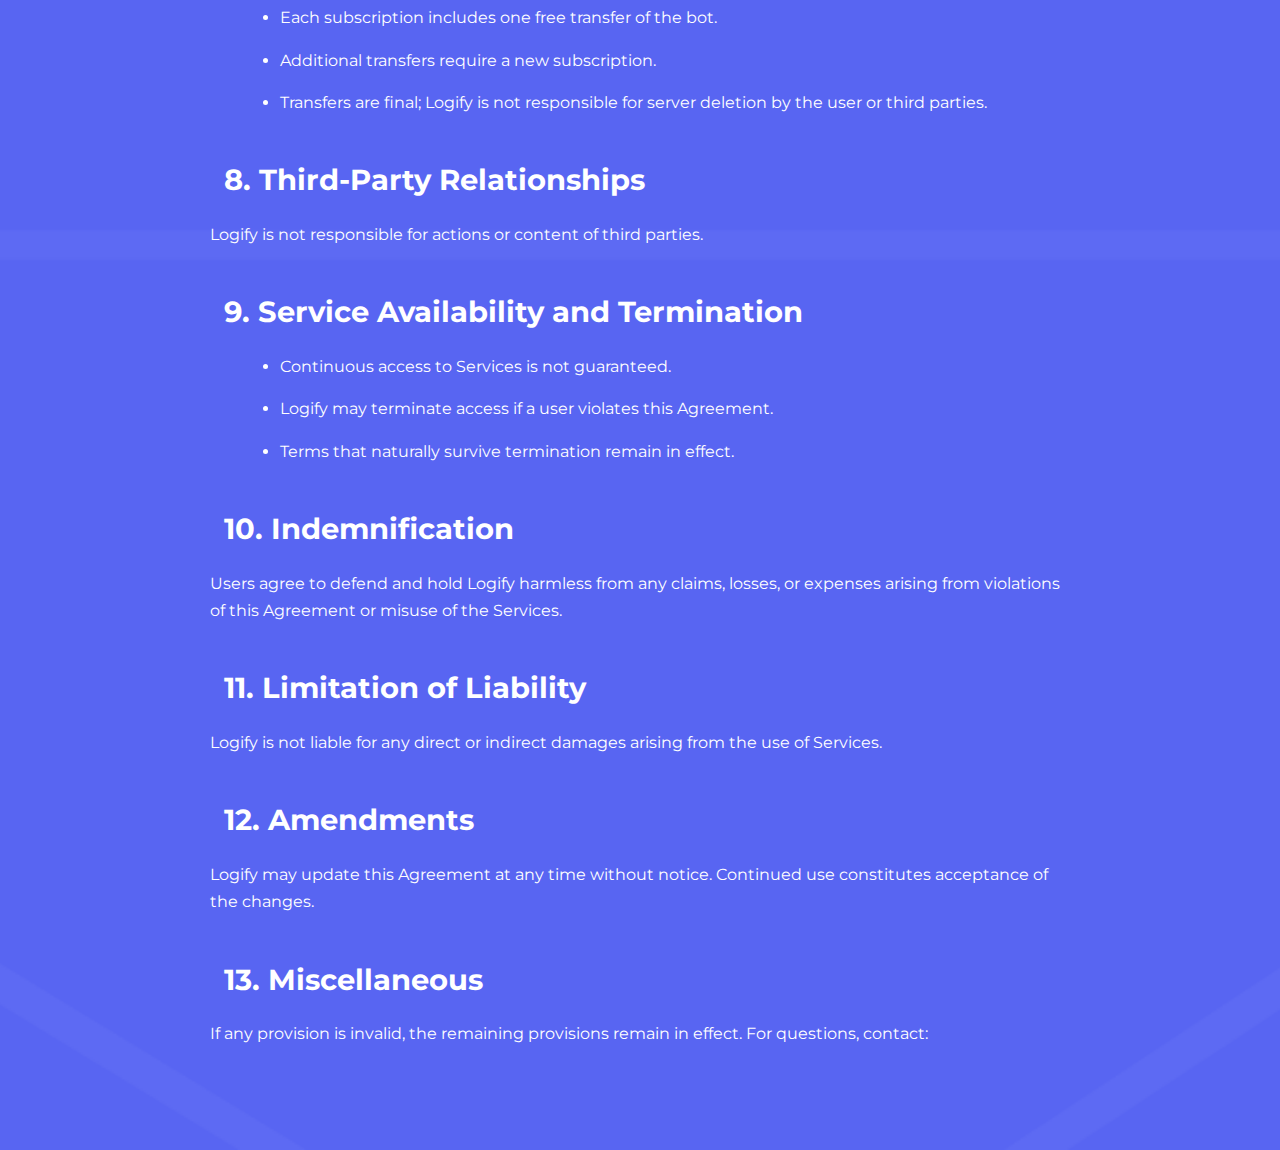
<file: terms-of-service.html>
<!DOCTYPE html>
<html lang="en">
<head>
    <meta charset="UTF-8">
    <meta name="viewport" content="width=device-width, initial-scale=1.0">
    <title>Terms of Service - Logify</title>
    <link href="https://fonts.googleapis.com/css2?family=Montserrat:wght@400;500;600&display=swap" rel="stylesheet">
    <link rel="icon" type="image/png" sizes="32x32" href="assets/images/icon-32x32.png">
    <link rel="icon" type="image/png" sizes="16x16" href="assets/images/icon-16x16.png">
    <style>
        body {
            background-image: url("assets/images/background.png");
            background-size: cover;
            background-repeat: no-repeat;
            background-position: center;
            margin: 0;
            font-family: 'Montserrat', sans-serif;
            color: #ffffff;
            line-height: 1.7;
        }
        *, *:before, *:after { box-sizing: border-box; }
        .page { display: flex; flex-direction: column; min-height: 100vh; }

        .header {
            width: 100%;
            position: absolute;
            top: 0;
            left: 0;
            right: 0;
            z-index: 1000;
        }
        .header__left { position: relative; display: inline-block; }
        .header__logo { position: relative; z-index: 2; }
        .header__left::before {
            content: '';
            position: absolute;
            top: 50%;
            left: 50%;
            transform: translate(-50%, -50%);
            width: 100%;
            height: 100%;
            background-color: rgba(88, 101, 242, 0.25);
            filter: blur(50px);
            border-radius: 50%;
            z-index: 1;
        }
        .header__inner {
            display: flex;
            justify-content: space-between;
            align-items: center;
            max-width: 1600px;
            margin: 0 auto;
            padding: 20px;
        }

        .nav {
            font-size: 28px;
            text-transform: case;
        }
        .nav__link {
            display: inline_block;
            vertical-align: top;
            margin: 0 60px;
            position: relative;
            color: #ffffff;
            text-decoration: none;
            transition: color .2s linear;
        }
        .nav__link2 {
            display: inline_block;
            vertical-align: top;
            margin: 0 60px;
            position: relative;
            color: #5865F2;
            text-decoration: none;
            transition: color .2s linear;
        }
        .nav__link:hover { color: #9C9999; text-decoration: none; }
        .nav__link2:hover { color: #4853C3; text-decoration: none; }

        .burger {
            display: none;
            flex-direction: column;
            justify-content: space-between;
            width: 30px;
            height: 20px;
            cursor: pointer;
        }
        .burger span {
            display: block;
            height: 3px;
            background-color: #ffffff;
            border-radius: 3px;
            transition: 0.3s ease;
        }
        .burger.active span:nth-child(1) { transform: translateY(8px) rotate(45deg); }
        .burger.active span:nth-child(2) { opacity: 0; }
        .burger.active span:nth-child(3) { transform: translateY(-8px) rotate(-45deg); }

        @media (max-width: 767px) {
            .burger { display: flex; flex-direction: column; justify-content: space-between; width: 30px; height: 20px; cursor: pointer; z-index: 1001; }
            .nav { position: fixed; top: 0; right: -100%; width: 70%; height: 100%; background-color: #141528; flex-direction: column; align-items: center; justify-content: center; text-align: center; transition: right 0.3s ease; z-index: 1000; }
            .nav.active { right: 0; }
            .nav__link, .nav__link2 { display: block; width: 100%; margin: 15px 0; font-size: 20px; text-align: center; color: #ffffff; }
            .nav__link2 { color: #5865F2; }
            .header__inner { justify-content: space-between; align-items: center; }
            .header__logo { height: 60px; }
        }

        .container { max-width: 900px; margin: 0 auto; padding: 150px 20px 60px 20px; }
        h1 { font-size: 3rem; color: #5865F2; text-align: center; margin-bottom: 10px; }
        .last-updated { font-size: 0.9rem; color: #888; text-align: center; margin-bottom: 50px; }
        h2 { font-size: 1.8rem; color: #ffffff; margin-top: 40px; margin-bottom: 15px; border-left: 4px solid #5865F2; padding-left: 10px; }
        p, li { font-size: 1rem; margin-bottom: 15px; }
        ul { margin-left: 30px; margin-bottom: 20px; }
        a { color: #5865F2; text-decoration: none; }
        a:hover { text-decoration: underline; }

        .fade-in-section { opacity: 0; transform: translateY(30px); visibility: hidden; transition: opacity 0.8s ease-out, transform 0.8s ease-out; }
        .fade-in-section.is-visible { opacity: 1; transform: translateY(0); visibility: visible; }
    </style>
</head>
<body>
<div class="page">
    <header class="header">
        <div class="header__inner">
            <div class="header__left">
                <img src="assets/images/logo.png" class="header__logo" alt="Logify">
            </div>

            <div class="burger" id="burger">
                <span></span>
                <span></span>
                <span></span>
            </div>

            <nav class="nav" id="nav">
                <a class="nav__link" href="index.html">Вернуться домой</a>
            </nav>
        </div>
    </header>

    <div class="container">
        <h1 class="fade-in-section">Terms of Service Agreement</h1>
        <p class="last-updated fade-in-section">Last updated: 16/10/2025</p>

        <div class="fade-in-section">
            <h2>1. Acceptance of Terms</h2>
            <p>By using Logify Services ("Services"), including adding Logify ("Bot") to your Discord server, you ("User") acknowledge that you have read, understood, and agree to be bound by these Terms of Service ("Agreement"). If you do not agree, you must immediately stop using the Services.</p>

            <h2>2. Definitions</h2>
            <ul>
                <li>"Logify," "we," "our" — Logify and its affiliates, employees, and agents.</li>
                <li>"Services" — all features, applications, bots, and other services provided by Logify.</li>
                <li>"User," "you," "your" — any individual or entity using our Services.</li>
            </ul>

            <h2>3. Compliance with Laws and Discord Policies</h2>
            <p>Users must comply with all applicable laws and Discord rules. Violations of Discord rules constitute violations of this Agreement. Any violations should be reported to Logify at <a href="mailto:yoka.use@proton.me">yoka.use@proton.me</a>.</p>

            <h2>4. Prohibited Activities</h2>
            <ul>
                <li>Violating Discord rules;</li>
                <li>Exploiting bugs or vulnerabilities in the bot;</li>
                <li>Copying, selling, or reproducing the bot’s functionality;</li>
                <li>Attacking Logify or its team.</li>
            </ul>
            <p><strong>Enforcement Rights:</strong> Logify may restrict or terminate access to Services, remove or block content, and take legal action against users.</p>

            <h2>5. Refunds and Account Restrictions</h2>
            <p>In case of refunds, Logify may block the user’s Discord account and restrict access to the Services.</p>

            <h2>6. License and Subscription</h2>
            <p>Purchasing a subscription or one-time payment grants a non-transferable, revocable license to use the Services. Users are entitled to one free transfer of the bot to another Discord server.</p>

            <h2>7. Transfers</h2>
            <ul>
                <li>Each subscription includes one free transfer of the bot.</li>
                <li>Additional transfers require a new subscription.</li>
                <li>Transfers are final; Logify is not responsible for server deletion by the user or third parties.</li>
            </ul>

            <h2>8. Third-Party Relationships</h2>
            <p>Logify is not responsible for actions or content of third parties.</p>

            <h2>9. Service Availability and Termination</h2>
            <ul>
                <li>Continuous access to Services is not guaranteed.</li>
                <li>Logify may terminate access if a user violates this Agreement.</li>
                <li>Terms that naturally survive termination remain in effect.</li>
            </ul>

            <h2>10. Indemnification</h2>
            <p>Users agree to defend and hold Logify harmless from any claims, losses, or expenses arising from violations of this Agreement or misuse of the Services.</p>

            <h2>11. Limitation of Liability</h2>
            <p>Logify is not liable for any direct or indirect damages arising from the use of Services.</p>

            <h2>12. Amendments</h2>
            <p>Logify may update this Agreement at any time without notice. Continued use constitutes acceptance of the changes.</p>

            <h2>13. Miscellaneous</h2>
            <p>If any provision is invalid, the remaining provisions remain in effect. For questions, contact: <a href="mailto:yoka.use@proton.me">yoka.use@proton.me</a></p>
        </div>
    </div>
</div>

<script>
    const burger = document.getElementById('burger');
    const nav = document.getElementById('nav');
    burger.addEventListener('click', () => {
        burger.classList.toggle('active');
        nav.classList.toggle('active');
    });

    document.addEventListener("DOMContentLoaded", function() {
        const faders = document.querySelectorAll('.fade-in-section');
        const appearOptions = { threshold: 0.1, rootMargin: "0px 0px -50px 0px" };
        const appearOnScroll = new IntersectionObserver(function(entries) {
            entries.forEach(entry => { if(entry.isIntersecting) entry.target.classList.add('is-visible'); });
        }, appearOptions);
        faders.forEach(fader => appearOnScroll.observe(fader));
    });
</script>
</body>
</html>
</file>
<file: assets/css/style.css>
body {
    background-image: url("../images/background.png");
    background-size: cover;
    background-repeat: no-repeat;
    background-position: center;
    margin: 0;

    font-family: 'Montserrat', sans-serif;
    font-size: 48px;
    color: #5865F2;
}

*,
*:before,
*:after {
    box-sizing: border-box;
}

.container {
    width: 100%;
    max-width: 1600px;
    margin: 0 auto;
}

.page {
    overflow: hidden;
    display: flex;
    flex-direction: column;
    min-height: 100vh;
}

.intro {
    display: flex;
    flex-direction: column;
    justify-content: center;
    width: 100%;
    height: 100vh;
}

.intro__inner {
    width: 100%;
    max-width: 1060px;
}

.intro__title {
    font-size: 96px;
    font-weight: 700;
    text-transform: uppsercase;
    margin: 10px 0;
}

.intro__suptitle {
    font-size: 48px;
    font-weight: 400;
    text-transform: uppsercase;
    color: #ffffff;
}

.header {
    width: 100%;

    position: absolute;
    top: 0;
    left: 0;
    right: 0;
    z-index: 1000;
}

.header__left {
    position: relative;
    display: inline-block;
}

.header__logo {
    position: relative;
    z-index: 2;
}

.header__left::before {
    content: '';
    position: absolute;
    top: 50%;
    left: 50%;
    transform: translate(-50%, -50%);
    width: 100%;
    height: 100%;
    filter: blur(50px);
    border-radius: 50%;
    z-index: 1;
}

.header__inner {
    display: flex;
    justify-content: space;
    align-items: center;
}

.nav {
    font-size: 28px;
    text-transform: case;
}

.nav__link {
    display: inline_block;
    vertical-align: top;
    margin: 0 60px;
    position: relative;

    color: #ffffff;
    text-decoration: none;

    transition: color .2s linear;
}

.nav__link2 {
    display: inline_block;
    vertical-align: top;
    margin: 0 60px;
    position: relative;

    color: #5865F2;
    text-decoration: none;

    transition: color .2s linear;
}

.nav__link:hover {
    color: #9C9999;
}

.nav__link:hover:after {
    display: block;
}

.nav__link2:hover {
    color: #4853C3;
}

.nav__link2:hover:after {
    display: block;
}

.btn {
    display: inline-block;
    vertical-align: top;
    padding: 36px 127px;
    margin: 45px 0;

    background-color: #5865F2;
    border-radius: 40px;

    font-size: 32px;
    font-weight: 450;
    color: #1E1E2E;
    text-transform: case;
    text-decoration: none;
    transition: all 0.3s ease;
}

.btn2 {
    display: inline-block;
    vertical-align: top;
    padding: 36px 63px;
    margin: 45px 30px;

    background-color: #FFFFFF;
    border-radius: 40px;

    font-size: 32px;
    font-weight: 450;
    color: #1E1E2E;
    text-transform: case;
    text-decoration: none;
    transition: all 0.3s ease;
}

.btn:hover {
    background-color: #4853C3;
}

.btn2:hover {
    background-color: #9C9999;
}

.features {
    display: flex;
    flex-direction: column;
    justify-content: center;
    width: 100%;
    height: 60vh;
    padding-top: 15vh 0;
}

.features__inner {
    width: 100%;
    max-width: 1060px;
}

.colider1 {
    display: inline-block;
    vertical-align: top;
    padding: 30px 30px;
    background-color: #161618;
    border-radius: 40px;
    border: 2px solid #27272a;
}

.colider2 {
    display: inline-block;
    vertical-align: top;
    padding: 30px 30px;
    margin: 80px auto;

    background-color: #161618;
    border-radius: 40px;
    border: 2px solid #27272a;
}

.features__text{
    font-size: 32px;
    font-weight: 700;
    color: #ffffff;
    text-transform: case;
    text-decoration: none;
    margin: 20px auto;
}

.features__subtext{
    font-size: 32px;
    font-weight: 450;
    color: #ffffff;
    text-transform: case;
    text-decoration: none;
    margin: 0 auto;
}

::-webkit-scrollbar {
    width: 10px;
    color: #ffffff;
}

::-webkit-scrollbar-track {
    background: #101018;
}

::-webkit-scrollbar-thumb {
    background: #5865F2;
    border-radius: 30px;
}

::-webkit-scrollbar-thumb:hover {
    background: #5865F2;
}

.footer {
    width: 100%;
    background-color: #101018;
    padding: 40px;
    text-align: center;
}

.footer {
    margin-top: auto;
}

.footer__inner {
    display: flex;
    flex-wrap: wrap;
    justify-content: space-between;
    gap: 40px;
    margin-bottom: 20px;
}

.footer__title {
    font-size: 24px;
    font-weight: 700;
    margin-bottom: 15px;
    color: #ffffff;
    text-decoration: underline;
}

.footer__text {
    font-size: 14px;
    font-weight: 400;
    color: #ffffff;
    text-decoration: none;
    display: block;
    margin: 5px 0;
    line-height: .01;
    transition: color 0.3s ease;
}

.footer__text:hover {
    color: #5865F2;
}

.footer__bottom {
    text-align: center;
    font-size: 12px;
    color: #888;
    margin-top: 20px;
}

.bot-stats {
    padding: 60px 0;
    text-align: center;
}

.bot-stats__title {
    font-size: 36px;
    color: #ffffff;
    margin-bottom: 40px;
    font-weight: 700;
}

.bot-stats__inner {
    display: flex;
    justify-content: space-between;
    flex-wrap: nowrap;
    gap: 30px;
    max-width: 1060px;
    margin: 0 auto;
}

.bot-stats__card {
    flex: 1;
    margin: 0 10px;
    min-width: 180px;
}

.bot-stats__card:hover {
    transform: translateY(-5px);
    transition: all 0.3s ease;
}

.bot-stats__number {
    font-size: 48px;
    font-weight: 700;
    color: #5865F2;
    margin: 0;
}

.bot-stats__label {
    font-size: 18px;
    font-weight: 500;
    color: #ffffff;
    margin-top: 10px;
}

.fade-in-section {
    opacity: 0;
    transform: translateY(50px);
    visibility: hidden;
    transition: opacity 0.8s ease-out, transform 0.8s ease-out;
}

.fade-in-section.is-visible {
    opacity: 1;
    transform: translateY(0);
    visibility: visible;
}

.fade-in-section {
    opacity: 0;
    transform: translateY(30px);
    visibility: hidden;
    transition: opacity 0.8s ease-out, transform 0.8s ease-out;
}

.fade-in-section.is-visible {
    opacity: 1;
    transform: translateY(0);
    visibility: visible;
}

.burger {
    display: none;
    flex-direction: column;
    justify-content: space-between;
    width: 30px;
    height: 20px;
    cursor: pointer;
}

.burger span {
    display: block;
    height: 3px;
    background-color: #ffffff;
    border-radius: 3px;
    transition: 0.3s ease;
}

.burger.active span:nth-child(1) {
    transform: translateY(8px) rotate(45deg);
}

.burger.active span:nth-child(2) {
    opacity: 0;
}

.burger.active span:nth-child(3) {
    transform: translateY(-8px) rotate(-45deg);
}

@media (max-width: 2559px) and (min-width: 1600px) {
    .intro__title { font-size: 84px; }
    .intro__suptitle { font-size: 40px; }
    .btn { padding: 32px 110px; font-size: 30px; }
    .btn2 { padding: 32px 50px; font-size: 30px; }
    .nav__link, .nav__link2 { margin: 0 50px; font-size: 26px; }
    .bot-stats__number { font-size: 44px; }
}

@media (max-width: 1599px) and (min-width: 1200px) {
    .intro__title { font-size: 64px; }
    .intro__suptitle { font-size: 32px; }
    .btn { padding: 28px 80px; font-size: 28px; }
    .btn2 { padding: 28px 40px; font-size: 28px; }
    .nav__link, .nav__link2 { margin: 0 30px; font-size: 24px; }
    .bot-stats__number { font-size: 36px; }
    .bot-stats__label { font-size: 16px; }
}

@media (max-width: 1199px) and (min-width: 768px) {
    .intro__title { font-size: 56px; }
    .intro__suptitle { font-size: 28px; }
    .btn, .btn2 { width: auto; display: inline-block; padding: 24px 60px; font-size: 24px; margin: 20px 10px; }
    .nav__link, .nav__link2 { margin: 0 20px; font-size: 20px; }
    .bot-stats__inner { flex-wrap: wrap; gap: 20px; }
    .bot-stats__card { min-width: 200px; }
}

@media (max-width: 767px) {
    .intro__title { font-size: 40px; text-align: center; }
    .intro__suptitle { font-size: 20px; text-align: center; }
    .btn, .btn2 { display: block; width: 80%; margin: 20px auto; padding: 18px 0; font-size: 20px; text-align: center; }
    .burger { display: flex; flex-direction: column; justify-content: space-between; width: 30px; height: 20px; cursor: pointer; z-index: 1001; }
    .burger span { display: block; height: 3px; background-color: #ffffff; border-radius: 3px; transition: 0.3s ease; }
    .burger.active span:nth-child(1) { transform: translateY(8px) rotate(45deg); }
    .burger.active span:nth-child(2) { opacity: 0; }
    .burger.active span:nth-child(3) { transform: translateY(-8px) rotate(-45deg); }
    .nav { position: fixed; top: 0; right: -100%; width: 70%; height: 100%; background-color: #101018; flex-direction: column; align-items: center; justify-content: center; text-align: center; transition: right 0.3s ease; z-index: 1000; }
    .nav.active { right: 0; }
    .nav__link, .nav__link2 { display: block; width: 100%; margin: 15px 0; font-size: 20px; text-align: center; text-decoration: none; color: #ffffff; transition: color 0.3s ease; }
    .nav__link2 { color: #5865F2; }
    .nav__link:hover { color: #aaaaaa; }
    .nav__link2:hover { color: #4752c4; }
    .header__inner { justify-content: space-between; align-items: center; }
    .header__logo { height: 60px; }
    .bot-stats__inner { display: flex; flex-direction: column; gap: 20px; align-items: center; }
    .bot-stats__card { width: 100%; max-width: 300px; margin: 0 auto; text-align: center; }
    .footer__inner { flex-direction: column; gap: 30px; text-align: center; }
    .footer__column { margin-bottom: 20px; }
}

@media (max-width: 319px) {
    .intro__title { font-size: 32px; text-align: center; }
    .intro__suptitle { font-size: 18px; text-align: center; }
    .btn, .btn2 { width: 90%; padding: 16px 0; font-size: 18px; text-align: center; margin: 16px auto; }
    .nav__link, .nav__link2 { display: block; width: 100%; margin: 10px 0; font-size: 16px; text-align: center; }
    .bot-stats__inner { display: flex; flex-direction: column; gap: 20px; align-items: center; }
    .bot-stats__card { width: 100%; max-width: 300px; margin: 0 auto; text-align: center; }
    .bot-stats__number { font-size: 28px; }
    .bot-stats__label { font-size: 14px; }
}

.preloader {
    position: fixed;
    top: 0;
    left: 0;
    width: 100%;
    height: 100%;
    background-color: #101018;
    display: flex;
    align-items: center;
    justify-content: center;
    z-index: 9999;
    transition: opacity 0.6s ease, visibility 0.6s ease;
}

.preloader img {
    width: 100px;
    height: 100px;
    animation: spin 2s linear infinite;
}

@keyframes spin {
    0% { transform: rotate(0deg); }
    100% { transform: rotate(360deg); }
}

.preloader.hidden {
    opacity: 0;
    visibility: hidden;
}

.feature-item {
    display: flex;
    flex-wrap: wrap;
    align-items: center;
    justify-content: space-between;
    margin-bottom: 80px;
    gap: 50px;
}

.feature-item.reverse {
    flex-direction: row-reverse;
    flex-wrap: wrap;
}

.feature-text {
    flex: 1 1 400px;
    min-width: 300px;
}

.feature-image {
    flex: 1 1 300px;
    text-align: center;
}

.feature-image img {
    max-width: 100%;
    height: auto;
    border-radius: 16px;
}

.feature-text h2 {
    font-size: 2.5rem;
    font-weight: 600;
    color: #5865F2;
    margin-bottom: 20px;
}

.feature-text p {
    font-size: 1.2rem;
    font-weight: 400;
    color: #ffffff;
    margin-bottom: 10px;
}

.feature-subtext {
    font-size: 1rem;
    color: #ffffff;
    opacity: 0.9;
}

.feature-image img {
    max-width: 100%;
    height: auto;
    border-radius: 16px;
    transition: transform 0.5s ease, box-shadow 0.5s ease, filter 0.5s ease;
    box-shadow: 0 0 20px rgba(88, 101, 242, 0.2);
    filter: drop-shadow(0 0 10px rgba(88, 101, 242, 0.5));
}

.feature-item:not(.reverse) .feature-image img:hover {
    transform: scale(1.05) rotate(3deg);
    box-shadow: 0 0 40px rgba(88, 101, 242, 0.6), 0 0 60px rgba(88, 101, 242, 0.3);
    filter: drop-shadow(0 0 15px rgba(88, 101, 242, 0.7));
}

.feature-item.reverse .feature-image img:hover {
    transform: scale(1.05) rotate(-3deg);
    box-shadow: 0 0 40px rgba(88, 101, 242, 0.6), 0 0 60px rgba(88, 101, 242, 0.3);
    filter: drop-shadow(0 0 15px rgba(88, 101, 242, 0.7));
}
</file>
<file: assets/css/preloader.css>
.preloader {
  position: fixed;
  top: 0;
  left: 0;
  width: 100%;
  height: 100%;
  background-color: var(--bg-darker);
  display: flex;
  justify-content: center;
  align-items: center;
  z-index: 9999;
  transition: opacity 0.5s ease, visibility 0.5s ease;
}

.preloader.hidden {
  opacity: 0;
  visibility: hidden;
}

.loader {
  position: relative;
  width: 120px;
  height: 120px;
}

.loader-circle {
  position: absolute;
  top: 0;
  left: 0;
  width: 100%;
  height: 100%;
  border: 4px solid transparent;
  border-top-color: var(--primary);
  border-right-color: var(--accent);
  border-radius: 50%;
  animation: spin 1.2s linear infinite;
}

.loader-circle:nth-child(2) {
  border: 4px solid transparent;
  border-bottom-color: var(--primary-light);
  border-left-color: var(--accent-light);
  animation: spin 1.5s linear infinite reverse;
}

.loader-logo {
  position: absolute;
  top: 50%;
  left: 50%;
  transform: translate(-50%, -50%);
  width: 60px;
  height: 60px;
  animation: pulse 2s ease-in-out infinite;
}

@keyframes spin {
  0% {
    transform: rotate(0deg);
  }
  100% {
    transform: rotate(360deg);
  }
}

@keyframes pulse {
  0% {
    transform: translate(-50%, -50%) scale(0.9);
    opacity: 0.8;
  }
  50% {
    transform: translate(-50%, -50%) scale(1);
    opacity: 1;
  }
  100% {
    transform: translate(-50%, -50%) scale(0.9);
    opacity: 0.8;
  }
}
</file>
<file: assets/css/theme.css>
/**
 * @format
 *
 * Discord Bot Website By Anomus.LY
 * Repo URL: https://github.com/AnomusLY/CandyWeb
 * © 2025 Anomus.LY
 */

/* Custom scrollbar */
::-webkit-scrollbar {
  width: 8px;
  background-color: var(--bg-darker);
}

::-webkit-scrollbar-thumb {
  background: linear-gradient(to bottom, var(--primary), var(--accent));
  border-radius: 4px;
}

::-webkit-scrollbar-thumb:hover {
  background: linear-gradient(to bottom, var(--primary-light), var(--accent-light));
}

/* Selection styles */
::selection {
  background-color: var(--primary);
  color: var(--text-white);
}

/* Glow effects */
.glow-text {
  text-shadow: 0 0 10px var(--primary-light);
}

.glow-box {
  box-shadow: 0 0 15px var(--primary), 0 0 30px var(--primary-light);
}

/* Gradient text */
.gradient-text {
  background: var(--gradient-primary);
  -webkit-background-clip: text;
  background-clip: text;
  color: transparent;
}

/* Card hover effects */
.hover-card {
  transition: transform 0.3s ease, box-shadow 0.3s ease;
}

.hover-card:hover {
  transform: translateY(-10px);
  box-shadow: 0 10px 20px rgba(0, 0, 0, 0.2);
}

/* Button animations */
.btn-primary, .btn-secondary {
  position: relative;
  overflow: hidden;
}

.btn-primary::after, .btn-secondary::after {
  content: '';
  position: absolute;
  top: 50%;
  left: 50%;
  width: 0;
  height: 0;
  background: rgba(255, 255, 255, 0.2);
  border-radius: 50%;
  transform: translate(-50%, -50%);
  transition: width 0.6s ease, height 0.6s ease;
}

.btn-primary:hover::after, .btn-secondary:hover::after {
  width: 300%;
  height: 300%;
}

/* Animated background */
.animated-bg {
  position: relative;
  overflow: hidden;
}

.animated-bg::before {
  content: '';
  position: absolute;
  top: -50%;
  left: -50%;
  width: 200%;
  height: 200%;
  background: radial-gradient(circle, rgba(255, 56, 56, 0.1) 0%, rgba(10, 10, 10, 0) 70%);
  animation: rotate 20s linear infinite;
  z-index: -1;
}

@keyframes rotate {
  0% {
    transform: rotate(0deg);
  }
  100% {
    transform: rotate(360deg);
  }
}

/* Floating animation */
.float {
  animation: float 6s ease-in-out infinite;
}

@keyframes float {
  0% {
    transform: translateY(0);
  }
  50% {
    transform: translateY(-20px);
  }
  100% {
    transform: translateY(0);
  }
}

/* Highlight sections */
.highlight-section {
  position: relative;
}

.highlight-section::before {
  content: '';
  position: absolute;
  top: 0;
  left: 0;
  width: 100%;
  height: 100%;
  background: radial-gradient(circle at center, rgba(255, 56, 56, 0.1) 0%, rgba(10, 10, 10, 0) 70%);
  z-index: -1;
}

/* Candy-themed elements */
.candy-border {
  border: 2px solid var(--primary);
  box-shadow: 0 0 10px var(--primary-light);
}

.candy-dot {
  width: 10px;
  height: 10px;
  background: var(--primary);
  border-radius: 50%;
  display: inline-block;
  margin-right: 5px;
}

/* Music-themed elements */
.music-wave {
  display: flex;
  align-items: center;
  height: 30px;
}

.music-wave span {
  display: block;
  width: 3px;
  height: 100%;
  background-color: var(--primary);
  margin: 0 2px;
  border-radius: 3px;
  animation: wave 1.5s ease-in-out infinite;
}

.music-wave span:nth-child(2) {
  animation-delay: 0.2s;
}

.music-wave span:nth-child(3) {
  animation-delay: 0.4s;
}

.music-wave span:nth-child(4) {
  animation-delay: 0.6s;
}

.music-wave span:nth-child(5) {
  animation-delay: 0.8s;
}

@keyframes wave {
  0%, 100% {
    height: 30%;
  }
  50% {
    height: 100%;
  }
}
</file>
